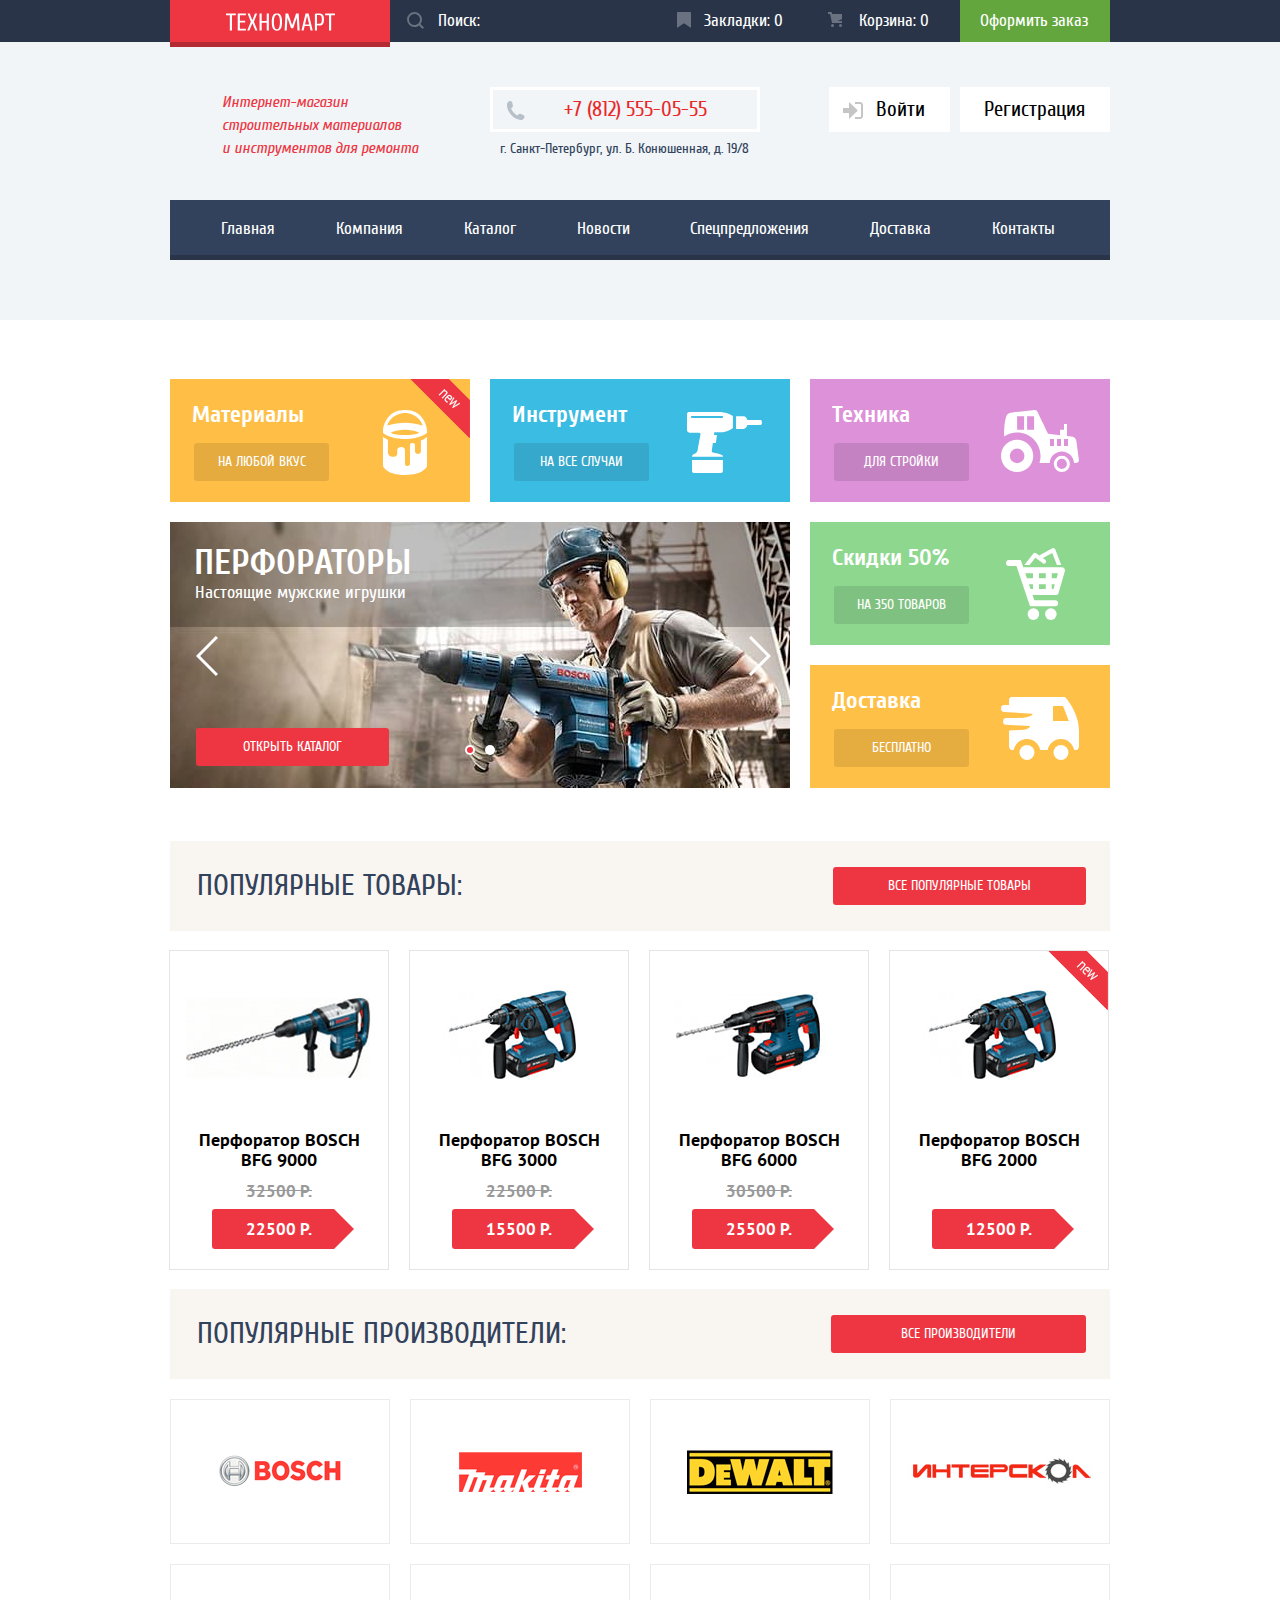
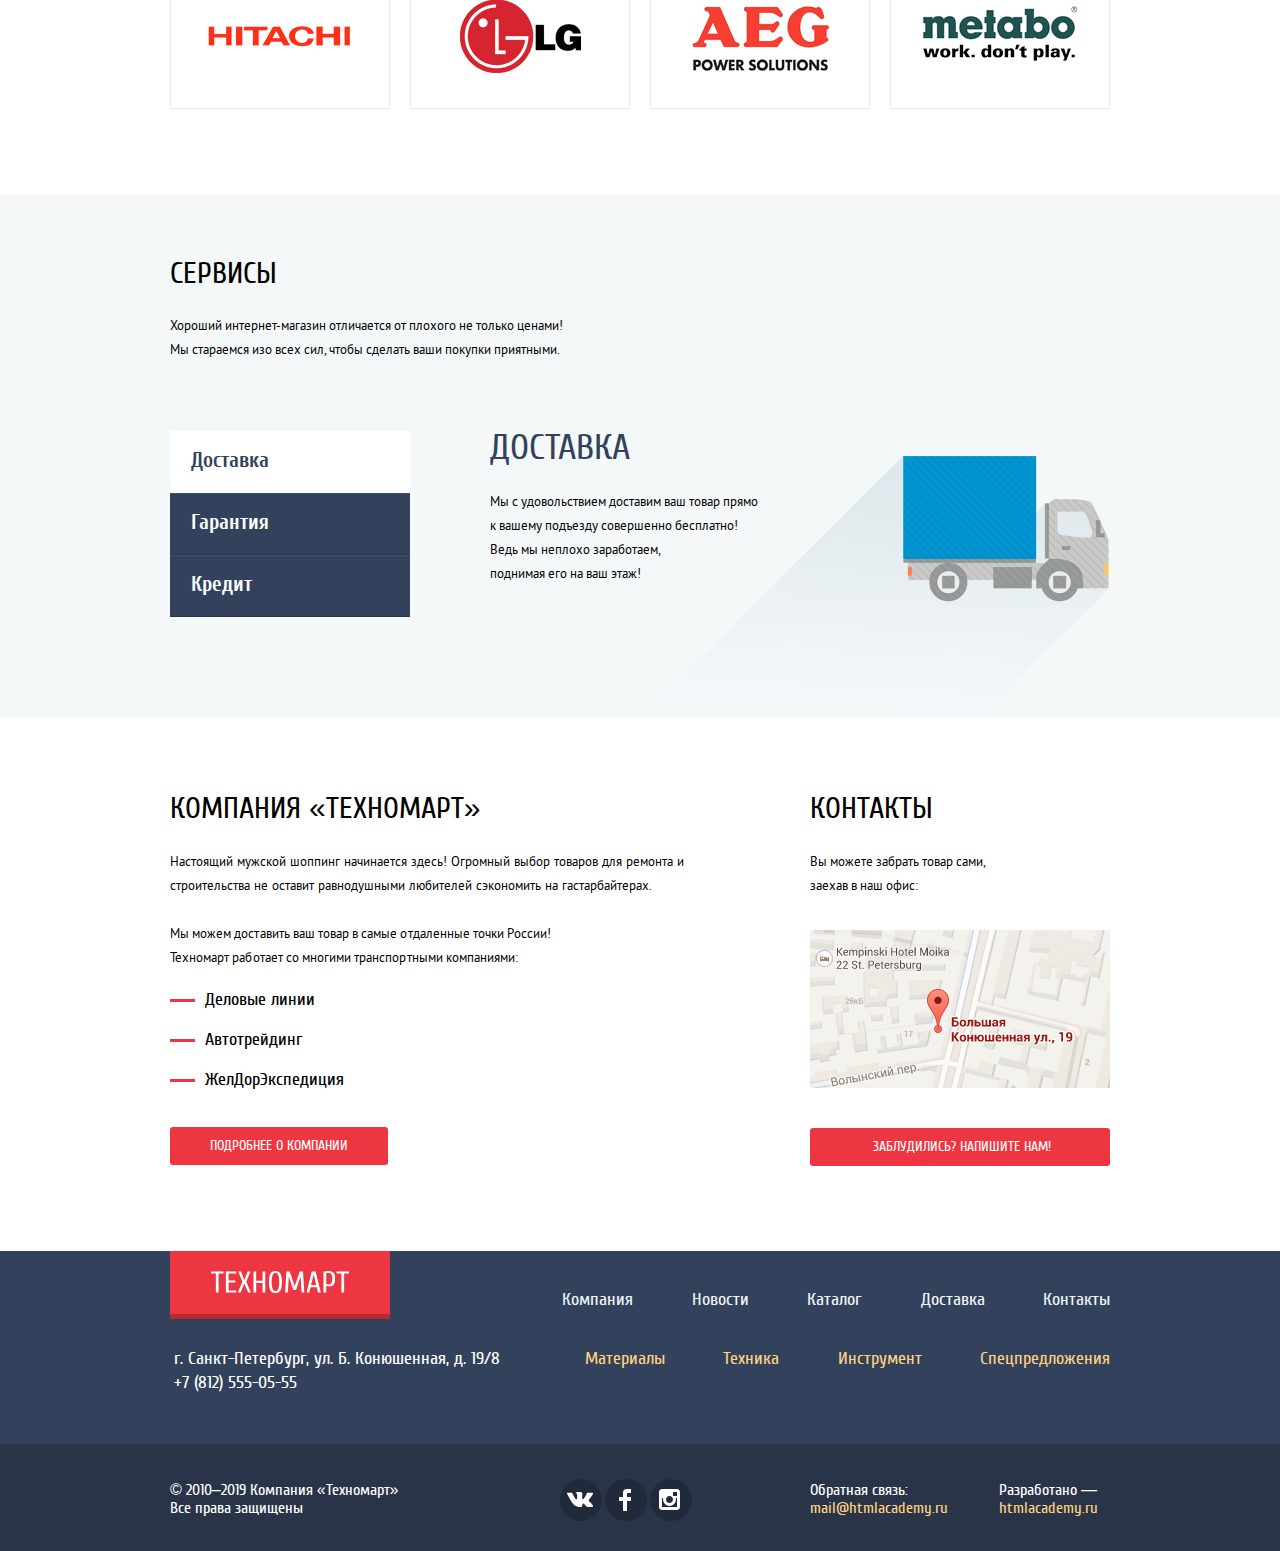
<file: index.html>
<!DOCTYPE html>
<html lang="ru">
  <head>
    <meta charset="utf-8">
    <title>HTML Academy: Техномарт</title>
    <link rel="stylesheet" href="css/normalize.css">
    <!-- <link rel="stylesheet" href="css/style.css"> -->
    <link rel="stylesheet" href="css/style.minimize.css">
  </head>
  <body  class="page-index">

<!--ХЕДЕР-->
    <header class="main-header">
      <!--Верх хедера-->
      <div class="header-top">
        <div class="header-top-wrapper container">
          <div class="header-top-left">
            <a class="logo header-logo" href="index.html">
              <img src="img/logo-technomart.svg" alt="Логотип магазина «Техномарт»" width="109" height="18">
            </a>
            <form class="header-form-search" method="get" action="http://echo.htmlacademy.ru">
              <input class="search-input" type="text" name="search" id="search-input" placeholder="Поиск:" required>
              <svg xmlns="http://www.w3.org/2000/svg" width="17" height="17" viewBox="0 0 17 17">
                <path fill="#ffffff" d="M17 15.586l-3.542-3.542A7.465 7.465 0 0 0 15 7.5 7.5 7.5 0 1 0 7.5 15c1.71 0 3.282-.579 4.544-1.542L15.586 17 17 15.586zM2 7.5C2 4.467 4.467 2 7.5 2 10.532 2 13 4.467 13 7.5c0 3.032-2.468 5.5-5.5 5.5A5.506 5.506 0 0 1 2 7.5z"/>
              </svg>
              <label class="visually-hidden" for="search-input">Поиск:</label>
              <button class="visually-hidden" type="submit">Искать</button>
            </form>
          </div>
          <div class="header-top-right">
            <a class="header-top-item header-top-favorites" href="" data-favorites-count="0">Закладки:&nbsp;</a>
            <a class="header-top-item header-top-bin" href="" data-bin-count="0">Корзина:&nbsp;</a>
            <a class="header-top-item header-top-order" href="">Оформить заказ</a>
          </div>
        </div>
      </div>
      <!--Средняя область хедера-->
      <div class="container">
        <div class="header-mid">
          <p class="header-description">
              Интернет-магазин
              строительных материалов и&nbsp;инструментов для ремонта
          </p>
          <p class="header-contacts">
              <a class="header-phone" href="tel:+7(812)555-05-55">+7 (812) 555-05-55</a>
              <span class="header-address">г. Санкт-Петербург, ул. Б. Конюшенная, д. 19/8</span>
          </p>
          <!--Меню пользователя-->
          <ul class="header-login-menu header-logon">
            <li>
              <a class="button-login" href="">
                <svg xmlns="http://www.w3.org/2000/svg" width="20" height="17" viewBox="0 0 20 17">
                  <path fill="#c5c5c5" d="M14.875 8.5L6 0v6H0v5h6v6z"/><path fill="#c5c5c5" d="M16.986 15.01h-5.027V17h5.027c2.178 0 3.004-1.81 3.029-3.026V3.028C19.99 1.811 19.164 0 16.986 0h-5.027v1.99h5.027c.839 0 .992.681 1.01 1.057v10.904c-.017.376-.171 1.059-1.01 1.059z"/>
                </svg>
                Войти
              </a>
            </li>
            <li><a class="button-reg" href="">Регистрация</a></li>
          </ul>
        </div>
        <!--Хедер низ, навигация-->
        <nav class="main-nav" aria-label="Меню навигации по сайту">
          <ul class="main-nav-list">
            <li><a href="">Главная</a></li>
            <li><a href="">Компания</a></li>
            <li><a href="catalog.html">Каталог</a></li>
            <li><a href="">Новости</a></li>
            <li><a href="">Спецпредложения</a></li>
            <li><a href="">Доставка</a></li>
            <li><a href="">Контакты</a></li>
          </ul>
        </nav>
      </div>
    </header>

    <!--Основное содержимое-->
    <main>
      <h1 class="visually-hidden">Главная страница магазина</h1>
      <!---Промо-блок-->
      <div class="container">
        <section class="promo">
          <h2 class="visually-hidden">Промо-блок</h2>
          <div class="promo-small-block promo-materials new-marker">
            <h3>Материалы</h3>
            <a href="">На любой вкус</a>
            <div class="promo-new-marker">Новинка</div>
          </div>
          <div class="promo-small-block promo-instruments">
            <h3>Инструмент</h3>
            <a href="">На все случаи</a>
          </div>
          <div class="promo-small-block promo-technics">
            <h3>Техника</h3>
            <a href="">Для стройки</a>
          </div>
          <div class="promo-slider">
            <fieldset class="promo-slider-controls">
              <legend class="visually-hidden">Переключение слайдов</legend>
              <div class="promo-slider-arrows">
                <button class="promo-slider-arrow promo-slider-back" type="button">Назад</button>
                <button class="promo-slider-arrow promo-slider-forward" type="button">Вперед</button>
              </div>
              <div class="promo-slider-radios">
                <input class="promo-slider-radio1" type="radio" id="promo-slider-radio1" name="promo-slider-radio" checked>
                <label class="promo-slider-label1" for="promo-slider-radio1" tabindex="0">Перфораторы</label>
                <input class="promo-slider-radio2" type="radio" id="promo-slider-radio2" name="promo-slider-radio">
                <label class="promo-slider-label2" for="promo-slider-radio2" tabindex="0">Дрели</label>
              </div>
            </fieldset>
            <div class="promo-slider-slide1">
              <h3>Перфораторы</h3>
              <p>Настоящие мужские игрушки</p>
              <a class="button-red button-promo-slider" href="catalog.html">Открыть каталог</a>
            </div>
            <div class="promo-slider-slide2 promo-slider-hide">
              <h3>Дрели</h3>
              <p>Соседям на радость!</p>
              <a class="button-red button-promo-slider" href="catalog.html">Открыть каталог</a>
            </div>
          </div>
          <div class="promo-small-group">
            <div class="promo-small-block promo-discounts">
              <h3>Скидки 50%</h3>
              <a href="">На 350 товаров</a>
            </div>
            <div class="promo-small-block promo-delivery">
              <h3>Доставка</h3>
              <a href="">Бесплатно</a>
            </div>
          </div>
        </section>
        <!--Популярное-->
        <!--Популярные товары-->
        <section class="popular popular-goods">
          <div class="popular-header">
              <h2>Популярные товары:</h2>
              <a class="button-red button-popular" href="">Все популярные товары</a>
          </div>
          <ul class="goods-list popular-goods-list">
            <li class="goods-item" tabindex="0">
              <img class="goods-image" src="img/perforator_9000.jpg" alt="Перфоратор BOSCH BFG 9000" width="218" height="170">
              <ul class="goods-item-popup" tabindex="0">
                <li><a class="item-popup-buy" href="">Купить</a></li>
                <li><a class="item-popup-addfavorites" href="">В закладки</a></li>
              </ul>
              <a class="goods-name" href=""><h3>Перфоратор BOSCH BFG 9000</h3></a>
              <div class="goods-discount">32500 Р.</div>
              <div class="goods-cost">22500 Р.</div>
            </li>
            <li class="goods-item" tabindex="0">
              <img class="goods-image" src="img/perforator_3000.jpg" alt="Перфоратор BOSCH BFG 3000" width="218" height="170">
              <ul class="goods-item-popup" tabindex="0">
                <li><a class="item-popup-buy" href="">Купить</a></li>
                <li><a class="item-popup-addfavorites" href="">В закладки</a></li>
              </ul>
              <a class="goods-name" href=""><h3>Перфоратор BOSCH BFG 3000</h3></a>
              <div class="goods-discount">22500 Р.</div>
              <div class="goods-cost">15500 Р.</div>
            </li>
            <li class="goods-item" tabindex="0">
              <img class="goods-image" src="img/perforator_6000.jpg" alt="Перфоратор BOSCH BFG 6000" width="218" height="170">
              <ul class="goods-item-popup" tabindex="0">
                <li><a class="item-popup-buy" href="">Купить</a></li>
                <li><a class="item-popup-addfavorites" href="">В закладки</a></li>
              </ul>
              <a class="goods-name" href=""><h3>Перфоратор BOSCH BFG 6000</h3></a>
              <div class="goods-discount">30500 Р.</div>
              <div class="goods-cost">25500 Р.</div>
            </li>
            <li class="goods-item" tabindex="0">
              <div class="goods-new-marker">Новинка</div>
              <img class="goods-image" src="img/perforator_2000.jpg" alt="Перфоратор BOSCH BFG 2000" width="218" height="170">
              <ul class="goods-item-popup" tabindex="0">
                <li><a class="item-popup-buy" href="">Купить</a></li>
                <li><a class="item-popup-addfavorites" href="">В закладки</a></li>
              </ul>
              <a class="goods-name" href=""><h3>Перфоратор BOSCH BFG 2000</h3></a>
              <div class="goods-discount"></div>
              <div class="goods-cost">12500 Р.</div>
            </li>
          </ul>
        </section>
        <!--Популярные производители-->
        <section class="popular popular-devs">
          <div class="popular-header">
            <h2>Популярные производители:</h2>
            <a class="button-red button-devs" href="">Все производители</a>
          </div>
          <ul class="popular-devs-list">
            <li class="popular-devs-item" tabindex="0">
              <a href=""><img src="img/bosch.png" alt="Bosch" width="126" height="37"></a>
            </li>
            <li class="popular-devs-item" tabindex="0">
              <a href=""><img src="img/makita.png" alt="Makita" width="123" height="40"></a>
            </li>
            <li class="popular-devs-item" tabindex="0">
              <a href=""><img src="img/dewalt.png" alt="DeWALT" width="146" height="44"></a>
            </li>
            <li class="popular-devs-item" tabindex="0">
              <a href=""><img src="img/interskol.png" alt="Интерскол" width="200" height="75"></a>
            </li>
            <li class="popular-devs-item" tabindex="0">
              <a href=""><img src="img/hitachi.png" alt="Hitachi" width="169" height="31"></a>
            </li>
            <li class="popular-devs-item" tabindex="0">
              <a href=""><img src="img/lg.png" alt="LG" width="121" height="73"></a>
            </li>
            <li class="popular-devs-item" tabindex="0">
              <a href=""><img src="img/aeg.png" alt="AEG Power Solutions" width="151" height="96"></a>
            </li>
            <li class="popular-devs-item" tabindex="0">
              <a href=""><img src="img/metabo.png" alt="Metabo. Work. Don't play." width="204" height="62"></a>
            </li>
          </ul>
        </section>
      </div>
      <!--Сервисы слайдер-->
      <section class="services">
        <div class="container services-container">
          <div class="services-description">
            <h2>Сервисы</h2>
            <p>Хороший интернет-магазин отличается от плохого не только ценами!</p>
            <p>Мы стараемся изо всех сил, чтобы сделать ваши покупки приятными.</p>
          </div>
          <div class="services-slider">
            <input class="visually-hidden services-select-delivery" type="radio" id="services-select-delivery" name="services-checkboxes" checked>
            <input class="visually-hidden services-select-guarantee" type="radio" id="services-select-guarantee" name="services-checkboxes">
            <input class="visually-hidden services-select-credit" type="radio" id="services-select-credit" name="services-checkboxes">
            <ul class="services-buttons">
              <li><label class="service-button services-button-delivery" for="services-select-delivery" tabindex="0">Доставка</label></li>
              <li><label class="service-button services-button-guarantee" for="services-select-guarantee" tabindex="0">Гарантия</label></li>
              <li><label class="service-button services-button-credit" for="services-select-credit" tabindex="0">Кредит</label></li>
            </ul>
            <div class="service-slides">
              <div class="services-delievery">
                <h3>Доставка</h3>
                <p>
                  Мы с удовольствием доставим ваш товар прямо к вашему подъезду совершенно бесплатно!
                  Ведь мы неплохо заработаем,<br>поднимая его на ваш этаж!
                </p>
              </div>
              <div class="services-guarantee">
                <h3>Гарантия</h3>
                <p>
                  Если купленный у нас товар поломается или заискрит,<br>
                  а также в случае пожара, спровоцированного его возгоранием,<br>
                  вы всегда можете быть уверены в нашей гарантии. Мы обменяем сгоревший товар на новый.<br>
                  Дом уж восстановите как-нибудь сами.
                </p>
              </div>
              <div class="services-credit">
                <h3>Кредит</h3>
                <p>
                  Залезть в долговую яму стало проще!<br>
                  Кредитные консультанты придут вам на помощь.
                </p>
                <a class="button-red button-credit" href="">Отправить заявку</a>
              </div>
            </div>
          </div>
        </div>
      </section>

      <!--О компании-->
      <div class="container">
        <div class="about-columns">
          <section class="about-description">
            <h2>Компания «Техномарт»</h2>
            <p>Настоящий мужской шоппинг начинается здесь!
              Огромный выбор товаров для ремонта и строительства не оставит равнодушными любителей сэкономить на гастарбайтерах.</p>
            <p>Мы можем доставить ваш товар в самые отдаленные точки России!
                Техномарт работает со многими транспортными компаниями:</p>
            <ul class="about-delivery">
              <li>Деловые линии</li>
              <li>Автотрейдинг</li>
              <li>ЖелДорЭкспедиция</li>
            </ul>
            <a class="button-red button-about" href="">Подробнее о компании</a>
          </section>

          <section class="about-contacts">
            <h2>Контакты</h2>
            <p>
              Вы можете забрать товар сами,
                заехав в наш офис:
            </p>
            <a class="button-showmap" href="">
              <img src="img/map.png" alt="Адрес компании: г. Санкт-Петербург, ул. Б. Конюшенная, д. 19/8" width="300" height="158">
            </a>
            <a class="button-red button-feedback" href="">Заблудились? Напишите нам!</a>
          </section>
        </div>
      </div>
    </main>


    <!--ФУТЕР-->
    <footer class="main-footer">
      <!--Верх футера-->
      <div class="footer-top">
        <div class="footer-top-wrapper container">
          <div class="footer-top-left">
            <a class="logo footer-logo" href="index.html">
              <img src="img/logo-technomart.svg" alt="Логотип магазина «Техномарт»" width="138" height="22">
            </a>
            <p>г. Санкт-Петербург, ул. Б. Конюшенная, д. 19/8
              +7 (812) 555-05-55
            </p>
          </div>
          <div class="footer-nav">
            <ul class="footer-nav-row1">
              <li><a href="">Компания</a></li>
              <li><a href="">Новости</a></li>
              <li><a href="catalog.html">Каталог</a></li>
              <li><a href="">Доставка</a></li>
              <li><a href="">Контакты</a></li>
            </ul>
            <ul class="footer-nav-row2">
              <li><a href="">Материалы</a></li>
              <li><a href="">Техника</a></li>
              <li><a href="">Инструмент</a></li>
              <li><a href="">Спецпредложения</a></li>
            </ul>
          </div>
        </div>
      </div>
      <!--Низ футера-->
      <div class="footer-bottom">
        <div class="footer-bottom-wrapper container">
          <div class="footer-bottom-left">
            <p class="footer-copyrights">© 2010–2019 Компания «Техномарт»
                Все права защищены
            </p>
            <ul class="footer-socials">
              <li><a  class="footer-social-vk" href="">Техномарт во Вконтакте</a></li>
              <li><a  class="footer-social-fb" href="">Техномарт в Фейсбук</a></li>
              <li><a  class="footer-social-insta" href="">Техномарт в Инстаграмм</a></li>
            </ul>
          </div>
          <div class="footer-bottom-right">
            <p class="footer-feedback">Обратная связь: <a class="footer-links" href="mailto:mail@htmlacademy.ru">mail@htmlacademy.ru</a></p>
            <p class="footer-developers">Разработано — <a class="footer-links" href="https://htmlacademy.ru/intensive/htmlcss">htmlacademy.ru</a></p>
          </div>
        </div>
      </div>
    </footer>
    <!--МОДАЛКИ-->
    <section class="modal-dialog modal-writeus">
      <h2 class="visually-hidden">Форма напишите нам.</h2>
      <form class="modal-writeus-form" method="post" action="http://echo.htmlacademy.ru">
       <div class="writeus-form-top">
          <div class="writeus-form-columns">
            <div class="writeus-half-width">
              <label for="name">Ваше имя:</label>
              <input class="writeus-name" type="text" name="name" id="name" placeholder="Имя Фамилия">
            </div>
            <div class="writeus-half-width">
              <label for="email">Ваш e-mail:</label>
              <input class="writeus-email" type="email" name="email" id="email" placeholder="email@example.com">
            </div>
          </div>
          <label for="text">Текст письма:</label>
          <textarea class="writeus-text" name="text" cols="50" rows="5" id="text" placeholder="В свободной форме"></textarea>
        </div>

        <div class="modal-dialog-bottom writeus-form-bottom">
          <button class="button-red writeus-submit" type="submit">Отправить</button>
        </div>
      </form>
      <button class="modal-close modal-writeus-close" type="button">Закрыть</button>
    </section>

    <section class="modal-map">
      <h2 class="visually-hidden">Как до нас добраться:</h2>
      <iframe src="https://www.google.com/maps/embed?pb=!1m18!1m12!1m3!1d1998.6037999040354!2d30.322010416394033!3d59.938716271971415!2m3!1f0!2f0!3f0!3m2!1i1024!2i768!4f13.1!3m3!1m2!1s0x4696310fca5ba729%3A0xea9c53d4493c879f!2sBolshaya+Konyushennaya+ul.%2C+19%2C+Sankt-Peterburg%2C+Russia%2C+191186!5e0!3m2!1sen!2s!4v1441888483426"
        width="940" height="446" allowfullscreen>
      </iframe>
      <img src="img/map-popup.png" alt="Адрес магазина: г. Санкт-Петербург, ул. Б. Конюшенная, д. 19/8" width="940" height="446">
      <button class="modal-close modal-map-close" type="button">Закрыть</button>
    </section>

    <section class="modal-dialog modal-cart">
      <h2 class="visually-hidden">Диалоговое окно: товар добавлен в корзину</h2>
      <div class="modal-cart-wrapper">
        <p>Товар добавлен в корзину!</p>
        <ul class="modal-dialog-bottom modal-cart-bottom">
          <li><a class="button-red" href="">Оформить заказ</a></li>
          <li><a class="button-red cart-button-white" href="">Продолжить покупки</a></li>
        </ul>
        <button class="modal-close modal-cart-close" type="button">Закрыть</button>
      </div>
    </section>

    <!-- <script src="js/script.js"></script> -->
    <script src="js/script.minimize.js"></script>

  </body>
</html>
</file>
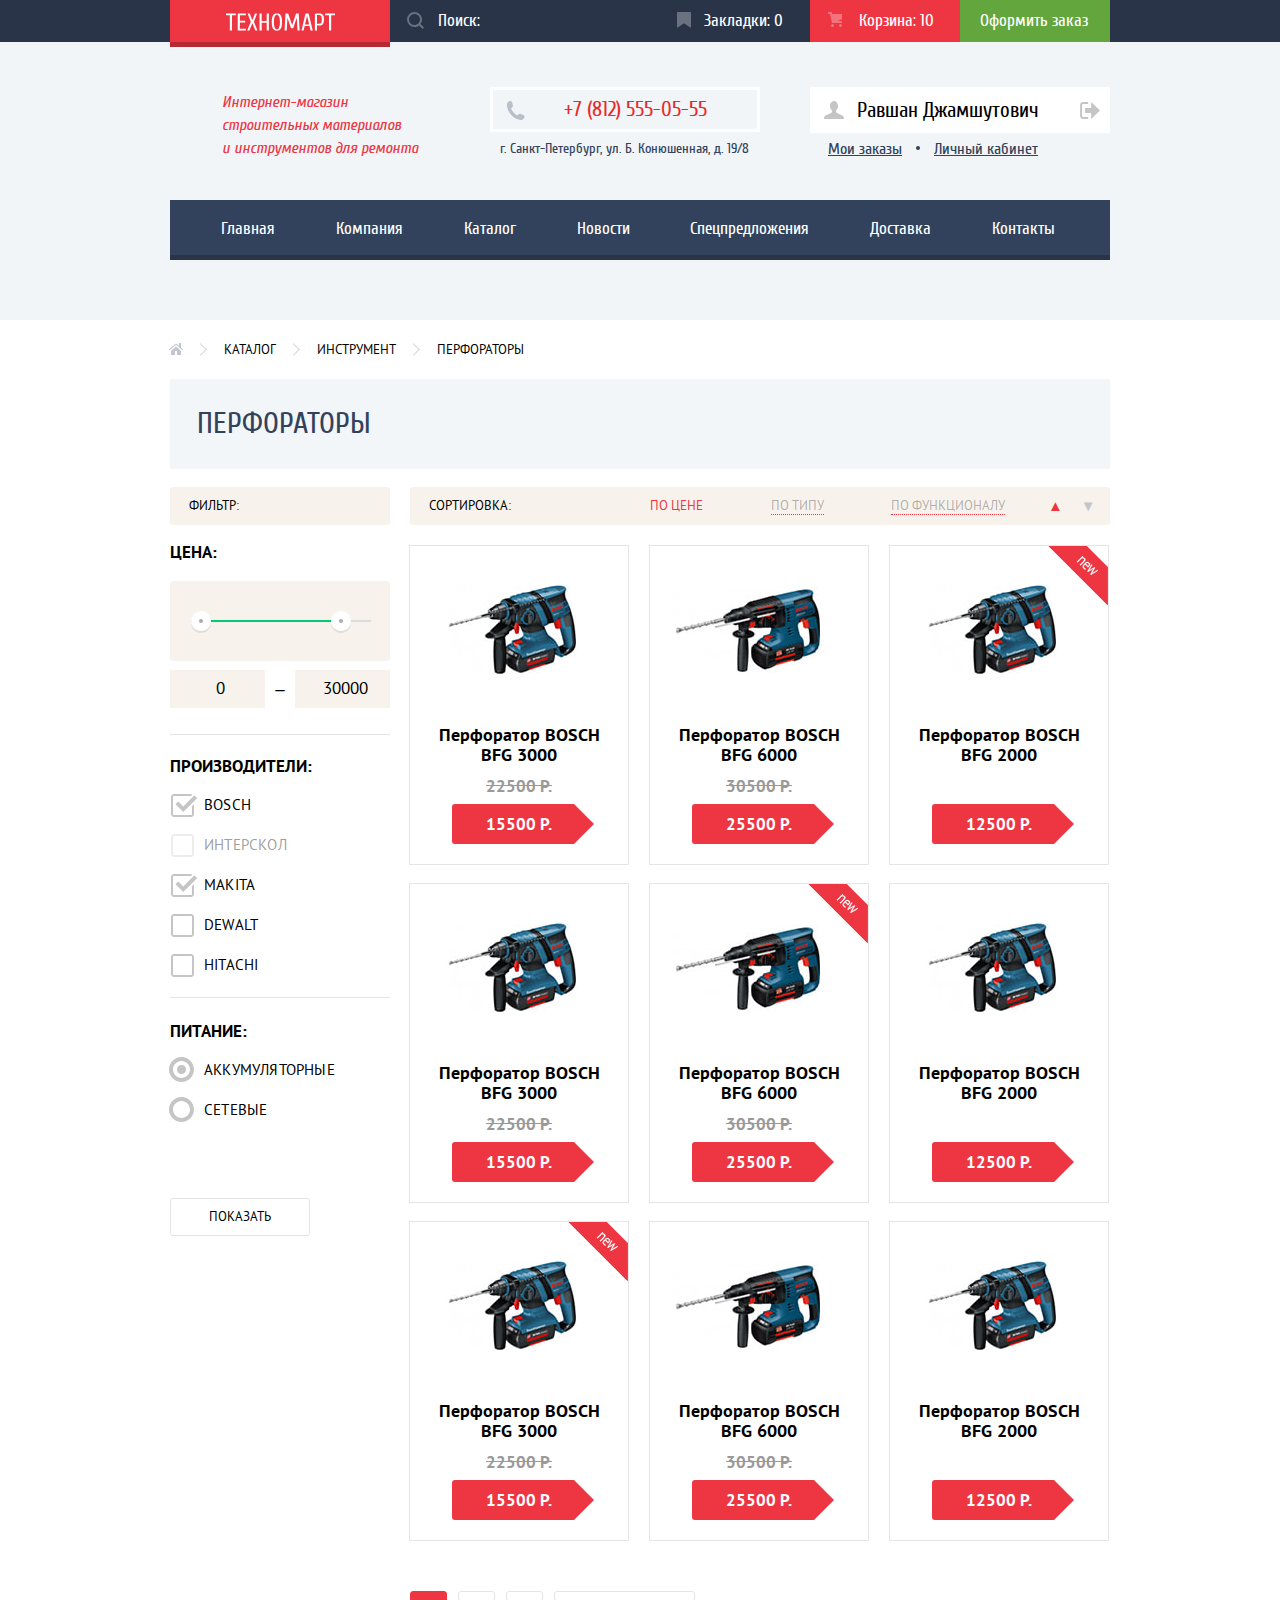
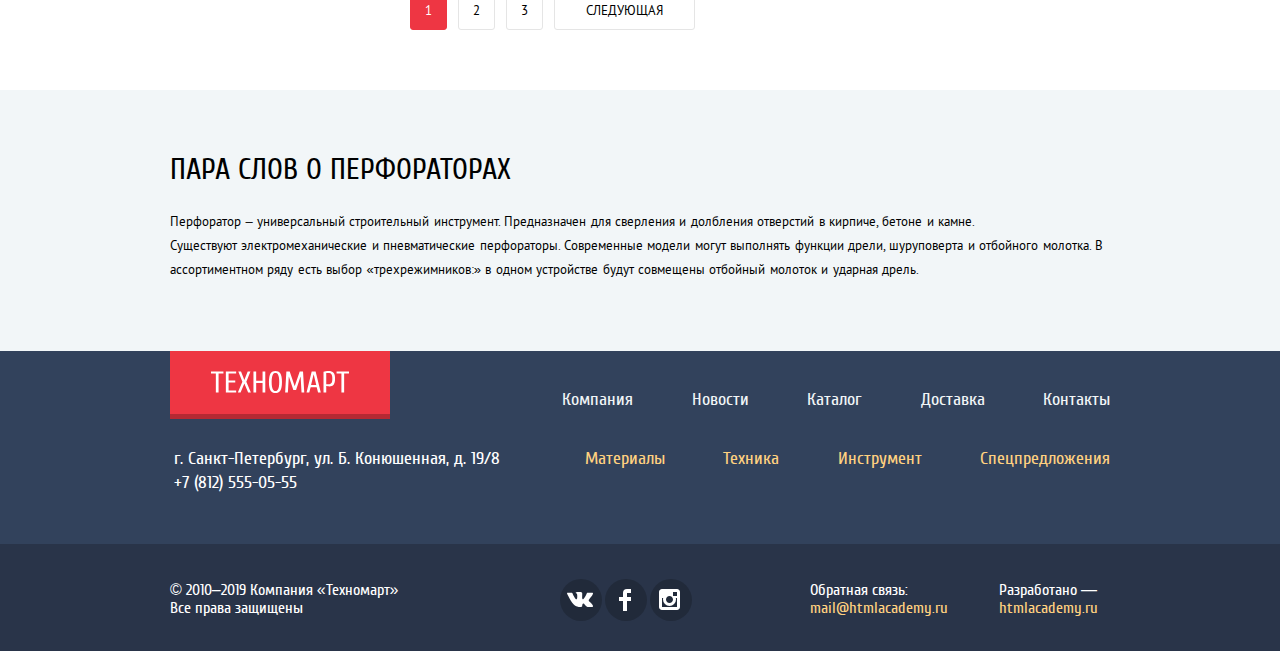
<file: catalog.html>
<!DOCTYPE html>
<html lang="ru">
  <head>
    <meta charset="utf-8">
    <title>HTML Academy: Каталог Техномарт</title>
    <link rel="stylesheet" href="css/normalize.css">
    <!-- <link rel="stylesheet" href="css/style.css"> -->
    <link rel="stylesheet" href="css/style.minimize.css">
  </head>
  <body class="page-catalog">

<!--ХЕДЕР-->
    <header class="main-header">
      <!--Верх хедера-->
      <div class="header-top">
        <div class="header-top-wrapper container">
          <div class="header-top-left">
            <a class="logo header-logo" href="index.html">
              <img src="img/logo-technomart.svg" alt="Логотип магазина «Техномарт»" width="109" height="18">
            </a>
            <form class="header-form-search" method="get" action="http://echo.htmlacademy.ru">
              <input class="search-input" type="text" name="search" id="search-input" placeholder="Поиск:" required>
              <svg xmlns="http://www.w3.org/2000/svg" width="17" height="17" viewBox="0 0 17 17">
                <path fill="#ffffff" d="M17 15.586l-3.542-3.542A7.465 7.465 0 0 0 15 7.5 7.5 7.5 0 1 0 7.5 15c1.71 0 3.282-.579 4.544-1.542L15.586 17 17 15.586zM2 7.5C2 4.467 4.467 2 7.5 2 10.532 2 13 4.467 13 7.5c0 3.032-2.468 5.5-5.5 5.5A5.506 5.506 0 0 1 2 7.5z"/>
              </svg>
              <label class="visually-hidden" for="search-input">Поиск:</label>
              <button class="visually-hidden" type="submit">Искать</button>
            </form>
          </div>
          <div class="header-top-right">
            <a class="header-top-item header-top-favorites" href="" data-favorites-count="0">Закладки:&nbsp;</a>
            <a class="header-top-item header-top-bin" href="" data-bin-count="10">Корзина:&nbsp;</a>
            <a class="header-top-item header-top-order" href="">Оформить заказ</a>
          </div>
        </div>
      </div>
      <!--Средняя область хедера-->
      <div class="container">
        <div class="header-mid">
          <p class="header-description">
              Интернет-магазин
              строительных материалов и&nbsp;инструментов для ремонта
          </p>
          <p class="header-contacts">
              <a class="header-phone" href="tel:+7(812)555-05-55">+7 (812) 555-05-55</a>
              <span class="header-address">г. Санкт-Петербург, ул. Б. Конюшенная, д. 19/8</span>
          </p>
          <!--Меню пользователя-->
          <div class="header-login-menu header-user">
            <div class="username-buttons">
              <a class="user-profile" href="">
                <svg xmlns="http://www.w3.org/2000/svg" width="20" height="18" viewBox="0 0 20 18">
                  <path fill="#c5c5c5" d="M17.881 14.166c-2.144-.735-4.256-1.666-5.207-2.39-.657-.501-.77-1.618-.517-2.415 1.118-.903 1.864-2.477 1.864-4.278C14.021 2.276 12.221 0 10 0S5.979 2.276 5.979 5.083c0 1.801.746 3.374 1.863 4.277.253.798.141 1.915-.517 2.416-.95.724-3.063 1.654-5.207 2.39S0 18 0 18h20s.025-3.099-2.119-3.834z"/>
                </svg>
                Равшан Джамшутович
              </a>
              <a class="user-exit" href="">
                <svg xmlns="http://www.w3.org/2000/svg" width="21" height="17" viewBox="0 0 21 17"><g fill="#c5c5c5">
                  <path fill="#c5c5c5" d="M21 8.5L12.125 0v6h-6v5h6v6z"/><path fill="#c5c5c5" d="M3.106 13.952V3.048c.018-.376.171-1.057 1.01-1.057h5.027V0H4.116C1.938 0 1.112 1.81 1.087 3.027v10.946C1.112 15.189 1.938 17 4.116 17h5.027v-1.99H4.116c-.839 0-.992-.683-1.01-1.058z"/></g>
                </svg>
                Выход
              </a>
            </div>
            <ul class="user-menu">
              <li><a href="">Мои заказы</a></li>
              <li class="user-menu-separator"></li>
              <li><a href="">Личный кабинет</a></li>
            </ul>
          </div>
        </div>
        <!--Хедер низ, навигация-->
        <nav class="main-nav" aria-label="Меню навигации по сайту">
            <ul class="main-nav-list">
              <li><a href="index.html">Главная</a></li>
              <li><a href="">Компания</a></li>
              <li><a href="">Каталог</a></li>
              <li><a href="">Новости</a></li>
              <li><a href="">Спецпредложения</a></li>
              <li><a href="">Доставка</a></li>
              <li><a href="">Контакты</a></li>
            </ul>
          </nav>
      </div>
    </header>
    <!--Основное содержимое. Каталог-->
    <main class="catalog">
      <div class="container">
        <ul class="breadcrumbs">
          <li><a class="breadcrumbs-home" href="index.html">Главная</a></li>
          <li><a href="">Каталог</a></li>
          <li><a href="">Инструмент</a></li>
          <li><a href="">Перфораторы</a></li>
        </ul>
        <h1 class="catalog-category">Перфораторы</h1>

        <!--Каталог. Фильтры-->
        <div class="catalog-area">
          <section class="filters">
            <h2>Фильтр:</h2>
            <!--Каталог. Фильтр по цене. Левая часть-->
            <form class="form-filter" method="get" action="http://echo.htmlacademy.ru">
              <fieldset class="price-range">
                <legend>Цена:</legend>
                <div class="price-multirange">
                  <div class="price-multirange-scale">
                    <div class="price-multirange-active">
                        <button class="multirange-button multirange-minbutton" type="button">Минимум</button>
                        <button class="multirange-button multirange-maxbutton" type="button">Максимум</button>
                    </div>
                  </div>
                </div>
                <div class="price-range-inputs">
                  <input type="text" name="price_min" value="0">
                  –
                  <input type="text" name="price_max" value="30000">
                </div>
              </fieldset>
              <!--Каталог. Фильтр чекбоксы. Производители-->
              <div class="filter-switches">
                <fieldset class="filter-devs">
                  <legend>Производители:</legend>
                  <ul class="filter-devs-list">
                    <li>
                      <input class="filter-devs-item" type="checkbox" id="bosch" name="bosch" checked>
                      <label for="bosch" tabindex="0">Bosch</label>
                    </li>
                    <li>
                      <input class="filter-devs-item" type="checkbox" id="interskol" name="interskol" disabled>
                      <label for="interskol" tabindex="0">Интерскол</label>
                    </li>
                    <li>
                      <input class="filter-devs-item" type="checkbox" id="makita" name="makita" checked>
                      <label for="makita" tabindex="0">Makita</label>
                    </li>
                    <li>
                      <input class="filter-devs-item" type="checkbox" id="dewalt" name="dewalt">
                      <label for="dewalt" tabindex="0">DeWalt</label>
                    </li>
                    <li>
                      <input class="filter-devs-item" type="checkbox" id="hitachi" name="hitachi">
                      <label for="hitachi" tabindex="0">Hitachi</label>
                    </li>
                  </ul>
                </fieldset>
                <!--Каталог. Фильтр переключатели. Питание-->
                <fieldset class="filter-power">
                  <legend>Питание:</legend>
                  <ul class="filter-power-list">
                    <li>
                      <input class="filter-power-item" type="radio" id="accum" name="power" checked>
                      <label for="accum" tabindex="0">Аккумуляторные</label>
                    </li>
                    <li>
                      <input class="filter-power-item" type="radio" id="cable" name="power">
                      <label for="cable" tabindex="0">Сетевые</label>
                    </li>
                  </ul>
                </fieldset>
              </div>
              <button class="filter-showbutton" type="submit">Показать</button>
            </form>
          </section>
          <!--Каталог. Правая часть-->
          <!--Каталог. Сортировка-->
          <div class="catalog-area-right">
            <section class="sorting">
              <h2>Сортировка:</h2>
              <div class="sorting-options">
                <ul class="sorting-sortby">
                  <li><a class="sort-active" href="">По цене</a></li>
                  <li><a href="">По типу</a></li>
                  <li><a href="">По функционалу</a></li>
                </ul>
                <ul class="sorting-order">
                  <li>
                    <a class="sort-asc sort-active" href="">
                      <span class="visually-hidden">
                        По возрастанию
                      </span>
                      &#9650;
                    </a>
                  </li>
                  <li>
                    <a class="sort-desc" href="">
                      <span class="visually-hidden">
                        По убыванию
                      </span>
                      &#9660;
                    </a>
                  </li>
                </ul>
              </div>
            </section>
            <!--Каталог. Перечень товаров-->
            <section class="goods">
              <h2 class="visually-hidden">Перечень товаров</h2>
              <ul class="goods-list catalog-goods-list">
                <li class="goods-item" tabindex="0">
                  <img class="goods-image" src="img/perforator_3000.jpg" alt="Перфоратор BOSCH BFG 3000" width="218" height="170">
                  <ul class="goods-item-popup" tabindex="0">
                    <li><a class="item-popup-buy" href="">Купить</a></li>
                    <li><a class="item-popup-addfavorites" href="">В закладки</a></li>
                  </ul>
                  <a class="goods-name" href=""><h3>Перфоратор BOSCH BFG 3000</h3></a>
                  <div class="goods-discount">22500 Р.</div>
                  <div class="goods-cost">15500 Р.</div>
                </li>
                <li class="goods-item" tabindex="0">
                  <img class="goods-image" src="img/perforator_6000.jpg" alt="Перфоратор BOSCH BFG 6000" width="218" height="170">
                  <ul class="goods-item-popup" tabindex="0">
                    <li><a class="item-popup-buy" href="">Купить</a></li>
                    <li><a class="item-popup-addfavorites" href="">В закладки</a></li>
                  </ul>
                  <a class="goods-name" href=""><h3>Перфоратор BOSCH BFG 6000</h3></a>
                  <div class="goods-discount">30500 Р.</div>
                  <div class="goods-cost">25500 Р.</div>
                </li>
                <li class="goods-item" tabindex="0">
                  <div class="goods-new-marker">Новинка</div>
                  <img class="goods-image" src="img/perforator_2000.jpg" alt="Перфоратор BOSCH BFG 2000" width="218" height="170">
                  <ul class="goods-item-popup" tabindex="0">
                    <li><a class="item-popup-buy" href="">Купить</a></li>
                    <li><a class="item-popup-addfavorites" href="">В закладки</a></li>
                  </ul>
                  <a class="goods-name" href=""><h3>Перфоратор BOSCH BFG 2000</h3></a>
                  <div class="goods-discount"></div>
                  <div class="goods-cost">12500 Р.</div>
                </li>
                <li class="goods-item" tabindex="0">
                  <img class="goods-image" src="img/perforator_3000.jpg" alt="Перфоратор BOSCH BFG 3000" width="218" height="170">
                  <ul class="goods-item-popup" tabindex="0">
                    <li><a class="item-popup-buy" href="">Купить</a></li>
                    <li><a class="item-popup-addfavorites" href="">В закладки</a></li>
                  </ul>
                  <a class="goods-name" href=""><h3>Перфоратор BOSCH BFG 3000</h3></a>
                  <div class="goods-discount">22500 Р.</div>
                  <div class="goods-cost">15500 Р.</div>
                </li>
                <li class="goods-item" tabindex="0">
                  <div class="goods-new-marker">Новинка</div>
                  <img class="goods-image" src="img/perforator_6000.jpg" alt="Перфоратор BOSCH BFG 6000" width="218" height="170">
                  <ul class="goods-item-popup" tabindex="0">
                    <li><a class="item-popup-buy" href="">Купить</a></li>
                    <li><a class="item-popup-addfavorites" href="">В закладки</a></li>
                  </ul>
                  <a class="goods-name" href=""><h3>Перфоратор BOSCH BFG 6000</h3></a>
                  <div class="goods-discount">30500 Р.</div>
                  <div class="goods-cost">25500 Р.</div>
                </li>
                <li class="goods-item" tabindex="0">
                  <img class="goods-image" src="img/perforator_2000.jpg" alt="Перфоратор BOSCH BFG 2000" width="218" height="170">
                  <ul class="goods-item-popup" tabindex="0">
                    <li><a class="item-popup-buy" href="">Купить</a></li>
                    <li><a class="item-popup-addfavorites" href="">В закладки</a></li>
                  </ul>
                  <a class="goods-name" href=""><h3>Перфоратор BOSCH BFG 2000</h3></a>
                  <div class="goods-discount"></div>
                  <div class="goods-cost">12500 Р.</div>
                </li>
                <li class="goods-item" tabindex="0">
                  <div class="goods-new-marker">Новинка</div>
                  <img class="goods-image" src="img/perforator_3000.jpg" alt="Перфоратор BOSCH BFG 3000" width="218" height="170">
                  <ul class="goods-item-popup" tabindex="0">
                    <li><a class="item-popup-buy" href="">Купить</a></li>
                    <li><a class="item-popup-addfavorites" href="">В закладки</a></li>
                  </ul>
                  <a class="goods-name" href=""><h3>Перфоратор BOSCH BFG 3000</h3></a>
                  <div class="goods-discount">22500 Р.</div>
                  <div class="goods-cost">15500 Р.</div>
                </li>
                <li class="goods-item" tabindex="0">
                  <img class="goods-image" src="img/perforator_6000.jpg" alt="Перфоратор BOSCH BFG 6000" width="218" height="170">
                  <ul class="goods-item-popup" tabindex="0">
                    <li><a class="item-popup-buy" href="">Купить</a></li>
                    <li><a class="item-popup-addfavorites" href="">В закладки</a></li>
                  </ul>
                  <a class="goods-name" href=""><h3>Перфоратор BOSCH BFG 6000</h3></a>
                  <div class="goods-discount">30500 Р.</div>
                  <div class="goods-cost">25500 Р.</div>
                </li>
                <li class="goods-item" tabindex="0">
                  <img class="goods-image" src="img/perforator_2000.jpg" alt="Перфоратор BOSCH BFG 2000" width="218" height="170">
                  <ul class="goods-item-popup" tabindex="0">
                    <li><a class="item-popup-buy" href="">Купить</a></li>
                    <li><a class="item-popup-addfavorites" href="">В закладки</a></li>
                  </ul>
                  <a class="goods-name" href=""><h3>Перфоратор BOSCH BFG 2000</h3></a>
                  <div class="goods-discount"></div>
                  <div class="goods-cost">12500 Р.</div>
                </li>
              </ul>
            </section>
            <!--Каталог. Пагинация-->
            <ul class="goods-pagination">
              <li><a class="pagination-item pagination-current">1</a></li>
              <li><a class="pagination-item" href="">2</a></li>
              <li><a class="pagination-item" href="">3</a></li>
              <li><a class="pagination-item pagination-next" href="">Следующая</a></li>
            </ul>
          </div>
        </div>
      </div>
      <!--Каталог. О перфораторах-->
      <section class="about-goods">
        <div class="container">
          <h2>Пара слов о перфораторах</h2>
          <p>
            Перфоратор – универсальный строительный инструмент. Предназначен для сверления и
            долбления отверстий в кирпиче, бетоне и камне.
          </p>
          <p>
            Существуют электромеханические и пневматические перфораторы. Современные
            модели могут выполнять функции дрели, шуруповерта и отбойного молотка.
            В ассортиментном ряду есть выбор «трехрежимников:» в одном устройстве
            будут совмещены отбойный молоток и ударная дрель.
          </p>
        </div>
      </section>

    </main>

    <!--ФУТЕР-->
    <footer class="main-footer">
      <!--Верх футера-->
      <div class="footer-top">
        <div class="footer-top-wrapper container">
          <div class="footer-top-left">
            <a class="logo footer-logo" href="index.html">
              <img src="img/logo-technomart.svg" alt="Логотип магазина «Техномарт»" width="138" height="22">
            </a>
            <p>г. Санкт-Петербург, ул. Б. Конюшенная, д. 19/8
              +7 (812) 555-05-55
            </p>
          </div>
          <div class="footer-nav">
            <ul class="footer-nav-row1">
              <li><a href="">Компания</a></li>
              <li><a href="">Новости</a></li>
              <li><a href="">Каталог</a></li>
              <li><a href="">Доставка</a></li>
              <li><a href="">Контакты</a></li>
            </ul>
            <ul class="footer-nav-row2">
              <li><a href="">Материалы</a></li>
              <li><a href="">Техника</a></li>
              <li><a href="">Инструмент</a></li>
              <li><a href="">Спецпредложения</a></li>
            </ul>
          </div>
        </div>
      </div>
      <!--Низ футера-->
      <div class="footer-bottom">
        <div class="footer-bottom-wrapper container">
          <div class="footer-bottom-left">
            <p class="footer-copyrights">© 2010–2019 Компания «Техномарт»
                Все права защищены
            </p>
            <ul class="footer-socials">
              <li><a  class="footer-social-vk" href="">Техномарт во Вконтакте</a></li>
              <li><a  class="footer-social-fb" href="">Техномарт в Фейсбук</a></li>
              <li><a  class="footer-social-insta" href="">Техномарт в Инстаграмм</a></li>
            </ul>
          </div>
          <div class="footer-bottom-right">
            <p class="footer-feedback">Обратная связь: <a class="footer-links" href="mailto:mail@htmlacademy.ru">mail@htmlacademy.ru</a></p>
            <p class="footer-developers">Разработано — <a class="footer-links" href="https://htmlacademy.ru/intensive/htmlcss">htmlacademy.ru</a></p>
          </div>
        </div>
      </div>
    </footer>

    <!--МОДАЛКИ-->
    <section class="modal-dialog modal-cart">
      <h2 class="visually-hidden">Диалоговое окно: товар добавлен в корзину</h2>
      <div class="modal-cart-wrapper">
        <p>Товар добавлен в корзину!</p>
        <ul class="modal-dialog-bottom modal-cart-bottom">
          <li><a class="button-red" href="">Оформить заказ</a></li>
          <li><a class="button-red cart-button-white" href="">Продолжить покупки</a></li>
        </ul>
        <button class="modal-close modal-cart-close" type="button">Закрыть</button>
      </div>
    </section>

    <!-- <script src="js/script.js"></script> -->
    <script src="js/script.minimize.js"></script>

  </body>
</html>
</file>
<file: css/style.css>
@font-face {
  font-family: "Cuprum";
  src: local("Cuprum Regular"),
    local("Cuprum-Regular"),
    url("../fonts/cuprum.woff") format("woff"),
    url("../fonts/cuprum.woff2") format("woff2");
  font-weight: normal;
  font-style: normal;
}

@font-face {
  font-family: "Cuprum";
  src: local("Cuprum Bold"),
    local("Cuprum-Bold"),
    url("../fonts/cuprumbold.woff") format("woff"),
    url("../fonts/cuprumbold.woff2") format("woff2");
  font-weight: bold;
  font-style: normal;
}

@font-face {
  font-family: "Cuprum";
  src: local("Cuprum Italic"),
    local("Cuprum-Italic"),
    url("../fonts/cuprumitalic.woff") format("woff"),
    url("../fonts/cuprumitalic.woff2") format("woff2");
  font-weight: normal;
  font-style: italic;
}

@font-face {
  font-family: "Cuprum";
  src: local("Cuprum Bold Italic"),
    local("Cuprum-BoldItalic"),
    url("../fonts/cuprumbolditalic.woff") format("woff"),
    url("../fonts/cuprumbolditalic.woff2") format("woff2");
  font-weight: bold;
  font-style: italic;
}

@font-face {
  font-family: "PT Sans";
  src: local("PT Sans"),
    local("PTSans-Regular"),
    url("../fonts/ptsans.woff") format("woff"),
    url("../fonts/ptsans.woff2") format("woff2");
  font-weight: normal;
  font-style: normal;
}

@font-face {
  font-family: "PT Sans";
  src: local("PT Sans Bold"),
    local("PTSans-Bold"),
    url("../fonts/ptsansbold.woff") format("woff"),
    url("../fonts/ptsansbold.woff2") format("woff2");
  font-weight: bold;
  font-style: normal;
}

/*font-family: "PT Sans", "Arial", sans-serif;
font-family: "Cuprum", "Arial", sans-serif;*/

body {
  margin: 0;
  padding: 0;

  font-family: "Cuprum", "Arial", sans-serif;
  font-size: 17px;
  line-height: 24px;
  color: #ffffff;

  background-color: #ffffff;
}

*,
*::before,
*::after {
  -webkit-box-sizing: inherit;
          box-sizing: inherit;
}

html {
  -webkit-box-sizing: border-box;
          box-sizing: border-box;
}

.block {
  -webkit-box-sizing: content-box;
          box-sizing: content-box;
}

.container {
  width: 960px;

  padding: 0 10px; /*ширина страницы 1200*/
  margin: 0 auto;
}

.visually-hidden:not(:focus):not(:active),
input[type="checkbox"].visually-hidden,
input[type="radio"].visually-hidden,
.visually-hidden {
  position: absolute;

  width: 1px;
  height: 1px;
  margin: -1px;
  border: 0;
  padding: 0;

  white-space: nowrap;

  -webkit-clip-path: inset(100%);

          clip-path: inset(100%);
  clip: rect(0 0 0 0);
  overflow: hidden;
}

/*------------------------ХЕДЕР-----------------------------------------*/
.main-header {
  margin: 0 auto;
  padding-bottom: 60px;
  background-color: #f1f5f7;
}
/*------------------------Верх хедера-----------------------------------------*/
.header-top {
  margin-bottom: 45px;

  font-size: 17px;
  line-height: 18px;

  background-color: #293449;
}

.header-top-wrapper {
  display: -webkit-box;
  display: -ms-flexbox;
  display: flex;
}

.header-top-left {
  display: -webkit-box;
  display: -ms-flexbox;
  display: flex;
  -ms-flex-wrap: wrap;
      flex-wrap: wrap;
  -webkit-box-pack: start;
      -ms-flex-pack: start;
          justify-content: flex-start;
  -webkit-box-align: center;
      -ms-flex-align: center;
          align-items: center;

  width: 490px;
}

.logo {
  display: inline-block;

  width: 220px;

  text-align: center;
  vertical-align: middle;

  background-color: #ee3643;
  -webkit-box-shadow: 0 5px 0 0 #b52933;
          box-shadow: 0 5px 0 0 #b52933;
}

.logo:hover,
.logo:focus {
  background-color: #ca2c37;
  -webkit-box-shadow: 0 5px 0 0 #9a212a;
          box-shadow: 0 5px 0 0 #9a212a;
}

.logo:active {
  background-color: #ba2732;
  -webkit-box-shadow: 0 5px 0 0 #8e1e26;
          box-shadow: 0 5px 0 0 #8e1e26;
}

.header-logo {
  min-height: 42px;
}

.header-logo img {
  margin-top: 13px;
}

.header-form-search {
  position: relative;
}

/* Проверил в IE цвет меняется */
.search-input::-webkit-input-placeholder {
  color: #ffffff;
}
.search-input::-moz-placeholder {
  color: #ffffff;
}
.search-input:-ms-input-placeholder {
  color: #ffffff;
}
.search-input::-ms-input-placeholder {
  color: #ffffff;
}
.search-input::placeholder {
  color: #ffffff;
}

.header-form-search svg {
  position: absolute;
  top: 12px;
  left: 17px;

  opacity: 0.3;
}

.header-form-search .search-input {
  position: relative;
  min-width: 270px;

  padding: 12px 12px;
  padding-left: 48px;

  font: inherit;
  color: #ffffff;
  font-size: 17px;
  line-height: 18px;

  border: none;
  background-color: #293449;
}

.header-form-search:hover,
.header-form-search .search-input:hover {
  background-color: #212a3a;
}

.search-input:focus + svg,
.search-input:hover + svg {
  opacity: 1;
}

.header-form-search .search-input:focus {
  color: #000000;
  background-color: #ffffff;
}

.search-input:focus + svg path {
  fill: #ee3643;
  opacity: 1;
}
/* Заменил плейсхоодером, вроде поддержка есть */
/* .header-form-search .search-input:focus ~ label {
  display: none;
}

.header-form-search label {
  display: none;
  position: absolute;
  top: 12px;
  left: 48px;
} */

.header-top-right {
  display: -webkit-box;
  display: -ms-flexbox;
  display: flex;
  -ms-flex-wrap: wrap;
      flex-wrap: wrap;
  -webkit-box-pack: justify;
      -ms-flex-pack: justify;
          justify-content: space-between;
  -webkit-box-align: center;
      -ms-flex-align: center;
          align-items: center;

  width: 450px;
}

.header-top-item {
  display: block;
  position: relative;

  padding-top: 12px;
  padding-bottom: 12px;
  padding-left: 44px;
  padding-right: 18px;

  color: #ffffff;
  line-height: 18px;

  text-decoration: none;
}

.header-top-favorites,
.header-top-bin {
  width: 150px;
}

.header-top-favorites::before,
.header-top-bin::before {
  content: "";
  position: absolute;
  width: 14px;
  height: 16px;

  background-repeat: no-repeat;
  opacity: 0.3;
}

.header-top-bin {
  padding-left: 49px;
}

.header-top-bin::before {
  top: 12px;
  left: 18px;

  background-image: url("../img/icon-cart.svg");
}

.header-top-bin::after {
  content: attr(data-bin-count);
}

.header-top-favorites::before {
  top: 12px;
  left: 17px;

  background-image: url("../img/icon-bookmark.svg");
}

.header-top-favorites::after {
  content: attr(data-favorites-count);
}

.header-top-favorites:hover,
.header-top-favorites:focus,
.header-top-bin:hover,
.header-top-bin:focus {
  background-color: #212a3a;
}

.header-top-favorites:hover::before,
.header-top-bin:hover::before,
.header-top-favorites:focus::before,
.header-top-bin:focus::before {
  opacity: 1;
}

.header-top-favorites:active,
.header-top-bin:active {
  color: rgba(255, 255, 255, 0.6);
  background-color: #161d29;
}

.header-top-favorites:not([data-favorites-count="0"]),
.header-top-bin:not([data-bin-count="0"]) {
  background-color: #ee3643;
}

.header-top-favorites:active::before,
.header-top-bin:active::before {
  opacity: 0.3;
}

.header-top-order {
  width: 150px;
  padding-left: 20px;
  padding-right: 10px;

  background-color: #63a63e;
}

.header-top-order:hover,
.header-top-order:focus {
  background-color: #5fbb2d;
}

.header-top-order:active {
  color: rgba(255, 255, 255, 0.5);
  background-color: #518534;
}

/*------------------------Средняя область хедера-----------------------------------------*/
.header-mid {
  display: -webkit-box;
  display: -ms-flexbox;
  display: flex;
  -ms-flex-wrap: wrap;
      flex-wrap: wrap;
  -webkit-box-pack: justify;
      -ms-flex-pack: justify;
          justify-content: space-between;

  margin-bottom: 39px;
}

.header-mid * {
  -webkit-box-flex: 0;
      -ms-flex-positive: 0;
          flex-grow: 0;
  margin: 0;
  padding: 0;
}

.header-description {
  width: 260px;
  padding-top: 4px;
  padding-left: 52px;
  margin-right: 45px;

  color: #ee3643;
  font-size: 16px;
  line-height: 23px;
  font-style: italic;
}

.header-contacts {
  width: 270px;
  margin-right: 36px;
}

.header-phone {
  position: relative;

  display: block;
  padding: 9px;
  padding-left: 41px;
  padding-right: 20px;
  margin-bottom: 5px;

  color: #e9292a;
  font-size: 21px;
  line-height: 21px;
  text-decoration: none;
  text-align: center;

  border: 3px solid #ffffff;
}

.header-phone::before {
  content: "";
  position: absolute;
  top: 11px;
  left: 13px;

  width: 19px;
  height: 19px;

  background-image: url("../img/icon-phone.svg");
  background-repeat: no-repeat;
}

.header-address {
  display: block;
  color: #32425c;
  font-size: 14px;
  line-height: 24px;
  text-align: center;
}

/*---------------------Кнопки входа--------------------------*/
.header-login-menu {
  display: -webkit-box;
  display: -ms-flexbox;
  display: flex;
  -ms-flex-wrap: wrap;
      flex-wrap: wrap;

  width: 300px;
}

.header-logon {
  -webkit-box-pack: end;
      -ms-flex-pack: end;
          justify-content: flex-end;

  font-size: 21px;
  line-height: 21px;

  list-style: none;
}

.header-logon a {
  display: block;
  padding: 12px 0;

  height: 45px;

  color: #000000;
  text-decoration: none;
  background-color: #ffffff;
}

.header-logon .button-login {
  position: relative;
  width: 121px;
  padding-left: 47px;
  padding-right: 27px;
  margin-right: 10px;
}

.button-login svg {
  position: absolute;
  top: 15px;
  left: 14px;
}

.header-logon .button-reg {
  width: 150px;
  padding-left: 24px;
  padding-right: 25px;
}

.header-logon a:hover,
.header-logon a:focus {
  color: #ee3643;
}

.button-login:focus path,
.button-login:hover path {
  fill: #32425c;
}

.header-logon a:active {
  color: rgba(0, 0, 0, 0.3);
}

.button-login:active path {
  fill: #c5c5c5;
}

/*---------------------Пльзователь вошел--------------------------*/
.header-user {
  -webkit-box-orient: vertical;
  -webkit-box-direction: normal;
      -ms-flex-direction: column;
          flex-direction: column;
}

.username-buttons {
  display: -webkit-box;
  display: -ms-flexbox;
  display: flex;
  -ms-flex-wrap: wrap;
      flex-wrap: wrap;
  -webkit-box-pack: justify;
      -ms-flex-pack: justify;
          justify-content: space-between;

  width: 300px;
  margin-bottom: 6px;

  background-color: #ffffff;
}

.username-buttons a:active {
  opacity: 0.3;
}

.username-buttons a {
  font-size: 21px;
  line-height: 21px;
  color: #000000;
  text-decoration: none;
  background-color: #ffffff;
}

.header-user .user-profile {
  position: relative;
  width: 259px;
  padding-top: 13px;
  padding-right: 0;
  padding-bottom: 12px;
  padding-left: 47px;
}

.user-profile svg {
  position: absolute;
  top: 14px;
  left: 14px;
}

.header-user .user-exit {
  position: relative;
  width: 40px;
  font-size: 0;
}

.user-exit svg {
  position: absolute;
  top: 15px;
  left: 9px;
}

.user-profile:hover path,
.user-exit:hover path,
.user-profile:focus path,
.user-exit:focus path {
  fill: #32425c;
}

.user-profile a:active {
  color: rgba(0, 0, 0, 0.3);
}

.user-profile:active path,
.user-exit:active path {
  fill: #c5c5c5;
}

.user-menu {
  padding-left: 18px;
  font-size: 16px;
  line-height: 18px;

  list-style: none;
}

.user-menu li {
  display: inline-block;
  vertical-align: middle;
}

.user-menu-separator {
  margin: 0 10px;
  margin-bottom: 3px;
  width: 4px;
  height: 4px;
  background-color: #32425c;
  border-radius: 50%;
}

.user-menu a {
  color: #32425c;
}

.user-menu a:hover,
.user-menu a:focus {
  color: #ee3643;
}

.user-menu a:active {
  color: rgba(50, 66, 92, 0.3);
}

/*------------------------Хедер низ, навигация-----------------------------------------*/
.main-nav {
  font-size: 17px;
  line-height: 17px;

  background-color: #32425c;
  -webkit-box-shadow: inset 0 -5px 0 0 #293449;
          box-shadow: inset 0 -5px 0 0 #293449;
}

.main-nav-list {
  display: -webkit-box;
  display: -ms-flexbox;
  display: flex;
  -ms-flex-wrap: wrap;
      flex-wrap: wrap;
  -webkit-box-pack: justify;
      -ms-flex-pack: justify;
          justify-content: space-between;

  margin: 0;
  padding: 0;
  padding-left: 21px;
  padding-right: 25px;


  list-style: none;
}

.main-nav-list li {
  -webkit-box-flex: 1;
      -ms-flex-positive: 1;
          flex-grow: 1;

  text-align: center;
}

.main-nav-list a {
  display: block;
  padding: 0 10px;
  padding-top: 20px;
  padding-bottom: 23px;

  color: #ffffff;
  text-decoration: none;
}

.main-nav-list a:hover,
.main-nav-list a:focus {
  background-color: #293449;
}

.main-nav-list a:active {
  color: rgba(255, 255, 255, 0.5);
  background-color: #1d2739;
}

/*------------------------Основная. Содержимое-----------------------------------------*/
.button-red {
  color: #ffffff;
  font-size: 14px;
  line-height: 18px;
  text-align: center;
  text-decoration: none;
  text-transform: uppercase;

  background-color: #ee3643;
  border-radius: 3px;
  border: none;
}

.button-red:hover,
.button-red:focus {
  background-color: #ca2c37;
}

.button-red:active {
  background-color: #ba2732;
}
/*------------------------Основная.-----------------------------------------*/
/*---------------------Основаная. Промо--------------------------*/
.promo {
  display: -webkit-box;
  display: -ms-flexbox;
  display: flex;
  -ms-flex-wrap: wrap;
      flex-wrap: wrap;

  margin-top: 59px;
  margin-bottom: 33px;

  background-color: #ffffff;
}

/*Плитки*/
.promo-small-block {
  position: relative;
  width: 300px;
  height: 123px;

  margin-right: 20px;
  margin-bottom: 20px;
  padding-top: 21px;
  padding-left: 24px;
}

.promo-small-group .promo-small-block {
  margin-right: 0;
}

.promo .promo-small-block:nth-of-type(3n) {
  margin-right: 0;
}

/*Кнопка*/
.promo-small-block h3 {
  margin: 0;
  margin-left: -2px;
  margin-bottom: 13px;

  color: #ffffff;
  font-size: 24px;
  line-height: 30px;
  font-weight: bold;
}

.promo-small-block a {
  width: 135px;
  display: inline-block;
  padding: 10px 10px;
  color: #ffffff;
  font-size: 14px;
  line-height: 18px;
  text-transform: uppercase;
  text-align: center;
  text-decoration: none;
  vertical-align: middle;

  background-color: rgba(0, 0, 0, 0.1);
  border-radius: 3px;
}

.promo-small-block a:hover,
.promo-small-block a:focus {
  background-color: rgba(0, 0, 0, 0.2);
}

.promo-small-block a:active {
  background-color: rgba(0, 0, 0, 0.3);
}

.promo-small-block::after {
  content: "";
  position: absolute;

  width: 80px;
  height: 80px;

  background-repeat: no-repeat;
}

.promo-materials {
  background-color: #ffbf47;
}

.promo-materials::after {
  top: 31px;
  left: 213px;
  background-image: url("../img/icon-1.svg");
}

.promo-instruments {
  background-color: #3bbce3;
}

.promo-instruments::after {
  top: 33px;
  left: 197px;
  background-image: url("../img/icon-2.svg");
}

.promo-technics {
  background-color: #dc91d8;
}

.promo-technics::after {
  top: 31px;
  left: 191px;
  background-image: url("../img/icon-3.svg");
}

.promo-discounts {
  background-color: #8ed78f;
}

.promo-discounts::after {
  top: 26px;
  left: 196px;
  background-image: url("../img/icon-4.svg");
}

.promo-delivery {
  background-color: #ffc047;
}

.promo-delivery::after {
  top: 32px;
  left: 191px;
  background-image: url("../img/icon-5.svg");
}

/*Промо слайдер*/
.promo-slider {
  position: relative;
  width: 620px;
  height: 266px;

  margin-right: 20px;
  margin-bottom: 20px;
}

.promo-slider h3 {
  margin: 0;
  padding-top: 23px;
  padding-left: 24px;

  color: #ffffff;
  font-size: 36px;
  line-height: 36px;
  font-weight: bold;
  text-transform: uppercase;
}

.promo-slider p {
  margin: 0;
  margin-bottom: 129px;
  padding-left: 25px;

  color: #ffffff;
  font-size: 18px;
  line-height: 24px;
}

.promo-slider-controls {
  position: absolute;

  border: none;
}

.promo-slider-slide1 {
  width: 100%;
  height: 100%;
  background-color: #ab9a86;
  background-image: url("../img/promo-slide1.jpg");
  background-repeat: no-repeat;
}

.promo-slider-slide2 {
  width: 100%;
  height: 100%;
  background-color: #ab9a86;
  background-image: url("../img/promo-slide2.jpg");
  background-repeat: no-repeat;
}

.button-promo-slider {
  margin-left: 26px;
  padding: 11px 47px;
}

.promo-slider-arrows {
  margin-top: 108px;
  margin-left: 11px;
}

.promo-slider-arrow {
  width: 22px;
  height: 40px;

  font-size: 0;
  border: none;
  background-color: transparent;
  background-repeat: no-repeat;
  cursor: pointer;
}

.promo-slider-back {
  background-image: url("../img/icon-left.svg");
}

.promo-slider-forward {
  margin-left: 527px;
  background-image: url("../img/icon-right.svg");
}

.promo-slider-radios {
  position: absolute;
  margin-top: 61px;
  margin-left: 280px;
}

.promo-slider-radio1,
.promo-slider-radio2 {
  display: none;
}

.promo-slider-label1,
.promo-slider-label2 {
  position: relative;
  width: 10px;
  height: 10px;

  display: inline-block;
  vertical-align: middle;

  font-size: 0;
  border-radius: 50%;
  background-color: #ffffff;
  cursor: pointer;
}

.promo-slider-label2 {
  margin-left: 6px;
}

.promo-slider-radio1:checked + .promo-slider-label1::before,
.promo-slider-radio2:checked + .promo-slider-label2::before {
  content: "";
  position: absolute;
  top: 2px;
  left: 2px;

  width: 6px;
  height: 6px;

  border-radius: 50%;
  background-color: #ee3643;
}

.promo-slider-hide {
  display: none;
}
/*---------------------Основаная. Популярное--------------------------*/
.popular-header {
  display: -webkit-box;
  display: -ms-flexbox;
  display: flex;
  -ms-flex-wrap: wrap;
      flex-wrap: wrap;
  -webkit-box-pack: justify;
      -ms-flex-pack: justify;
          justify-content: space-between;
  -webkit-box-align: center;
      -ms-flex-align: center;
          align-items: center;
  margin-top: 20px;
  padding-left: 27px;
  padding-right: 24px;

  background-color: #f9f5f0;
}

.popular-header h2 {
  margin: 0;
  padding: 30px 0;
  color: #32425c;
  font-size: 30px;
  font-weight: normal;
  line-height: 30px;
  text-transform: uppercase;
}

.button-popular {
  padding: 10px 55px;
}
/*---------------------Основаная. Популярные товары--------------------------*/
.popular-goods {
  margin-bottom: 20px;
}

.popular-goods-list {
  display: -webkit-box;
  display: -ms-flexbox;
  display: flex;
  -ms-flex-wrap: wrap;
      flex-wrap: wrap;

  margin: 0;
  margin-bottom: 21px;
  padding: 0;

  list-style: none;
}

.popular-goods-list li {
  margin-top: 20px;
  margin-bottom: 0;
}

.popular-goods-list li:nth-child(4n) {
  margin-right: 0;
}

/*Карточки товаров см. стили каталога - Перечень товаров*/
/*---------------------Основаная. Популярные производители--------------------------*/
.popular-devs {
  margin-bottom: 85px;
}

.button-devs {
  padding: 10px 70px;
}

.popular-devs-list {
  display: -webkit-box;
  display: -ms-flexbox;
  display: flex;
  -ms-flex-wrap: wrap;
      flex-wrap: wrap;
  -webkit-box-align: center;
      -ms-flex-align: center;
          align-items: center;

  margin: 0;
  margin-bottom: 20px;
  padding: 0;

  list-style: none;

  background-color: #ffffff;
}

.popular-devs-item {
  position: relative;
  width: 220px;
  height: 145px;

  margin-right: 20px;
  margin-top: 20px;

  text-align: center;
  vertical-align: bottom;

  background-color: #ffffff;
  border: 1px solid #ebebeb;
}

.popular-devs-item img {
  position: absolute;
  line-height: 0;
  left: 0;
  top: 0;
  right: 0;
  bottom: 0;
  margin: auto;
}

.popular-devs-list .popular-devs-item:nth-child(4n) {
  margin-right: 0;
}

.popular-devs-item:hover,
.popular-devs-item:focus {
  border: none;
  -webkit-box-shadow: 0 10px 25px 0 rgba(41, 52, 73, 0.5);
          box-shadow: 0 10px 25px 0 rgba(41, 52, 73, 0.5);
}

.popular-devs-item:active img {
  opacity: 0.3;
}

.popular-devs-item:active {
  -webkit-box-shadow: 0 4px 10px 0 rgba(41, 52, 73, 0.5);
          box-shadow: 0 4px 10px 0 rgba(41, 52, 73, 0.5);
}
/*---------------------Основная. Сервисы слайдер--------------------------*/
.services {
  padding-top: 40px;

  margin-bottom: 77px;

  background-color: #f4f8f9;
}

.services h2 {
  color: #000000;
  font-size: 30px;
  font-weight: normal;
  line-height: 30px;
  text-transform: uppercase;
}

.services h3 {
  margin-bottom: 24px;
  color: #32425c;
  font-size: 36px;
  font-weight: normal;
  line-height: 36px;
  text-transform: uppercase;
}

.services p {
  font-family: "PT Sans", "Arial", sans-serif;
  color: #000000;
  font-size: 13px;
  line-height: 24px;
}

.container.services-container {
  padding-right: 0;
}

.services-description {
  margin-bottom: 32px;
}

.services-description > p {
  margin: 0;
}

.services-slider {
  display: -webkit-box;
  display: -ms-flexbox;
  display: flex;
}

.services-buttons {
  margin-top: 37px;
  padding: 0;

  width: 240px;

  list-style: none;
}

.service-button {
  display: inline-block;
  width: 100%;
  min-height: 62px;
  padding: 14px 21px;

  color: #ffffff;
  font-size: 21px;
  line-height: 30px;
  font-weight: bold;
  text-align: left;
  vertical-align: middle;

  background-color: #32425c;
  border: none;
  -webkit-box-shadow: 0 1px 0 0 #405069 inset, 0 -1px 0 0 #293449 inset;
          box-shadow: 0 1px 0 0 #405069 inset, 0 -1px 0 0 #293449 inset;
  cursor: pointer;
}

.service-button:hover,
.service-button:focus {
  background-color: #293449;
}

.services-select-delivery:checked ~ .services-buttons .services-button-delivery,
.services-select-guarantee:checked ~ .services-buttons .services-button-guarantee,
.services-select-credit:checked ~ .services-buttons .services-button-credit {
  color: #32425c;
  background-color: #ffffff;
  -webkit-box-shadow: none;
          box-shadow: none;
}

.services-select-delivery:checked ~ .service-slides .services-delievery,
.services-select-guarantee:checked ~ .service-slides .services-guarantee,
.services-select-credit:checked ~ .service-slides .services-credit {
  display: block;
}

.service-slides {
  width: 710px;
  padding-left: 80px;
  min-height: 323px;
}

.services-delievery {
  padding-right: 355px;
  background-image: url("../img/service-delivery.png");
  background-repeat: no-repeat;
  background-position: 93% 26px;
  padding-bottom: 115px;
  display: none;
}

.services-guarantee {
  padding-right: 245px;
  background-image: url("../img/service-guarantee.png");
  background-repeat: no-repeat;
  background-position: 99% 3px;
  padding-bottom: 90px;
  display: none;
}
/* Шрифт GillSans невозможно найти, вариант имитации  */
/* .services-guarantee h3 {
  letter-spacing: 3.8px;
  font-style: italic;
} */

.services-guarantee p {
  word-spacing: 0.5px;
}

.services-credit {
  padding-right: 245px;
  background-image: url("../img/service-credit.png");
  background-repeat: no-repeat;
  background-position: 99% 2px;
  padding-bottom: 90px;
  display: none;
}

.services-credit p {
  padding-bottom: 15px;
}

.button-credit {
  display: inline-block;
  padding: 11px 44px;
  vertical-align: middle;
}
/*------------------------Основная. О компании-----------------------------------------*/
.about-columns {
  display: -webkit-box;
  display: -ms-flexbox;
  display: flex;
  -ms-flex-wrap: wrap;
      flex-wrap: wrap;
  -webkit-box-pack: justify;
      -ms-flex-pack: justify;
          justify-content: space-between;

  margin-bottom: 93px;

  color: #000000;
}

.about-description {
  width: 520px;
}

.about-columns h2 {
  margin: 0;
  padding-bottom: 13px;

  font-size: 30px;
  line-height: 30px;
  text-transform: uppercase;
  font-weight: normal;
}

.about-columns p {
  margin-top: 13px;
  margin-bottom: 24px;

  font-family: "PT Sans", "Arial", sans-serif;
  font-size: 13px;
  line-height: 24px;
}

.about-description p:nth-of-type(1) {
  word-spacing: 1px;
}

.about-description p:nth-of-type(2) {
  padding-right: 130px;
  letter-spacing: 0.04px;
  margin-bottom: 20px;
}

.about-delivery {
  margin-bottom: 43px;
  padding-left: 35px;

  font-size: 18px;
  line-height: 20px;
  list-style: none;
}

.about-delivery li {
  position: relative;
  margin-bottom: 20px;
}

.about-delivery li::before {
  content: "";

  position: absolute;
  top: 9px;
  left: -35px;

  width: 25px;
  height: 3px;

  display: block;

  background-color: #ee3643;
}

.button-about {
  padding: 11px 40px;
}

.about-contacts {
  width: 300px;
}

.about-contacts p {
  padding-right: 90px;
  margin-bottom: 32px;
}

.about-contacts img {
  background-color: #f4f2ed;
}

.button-showmap {
  display: block;
  margin-bottom: 39px;
}

.button-feedback {
  padding: 11px 0;
  padding-right: 59px;
  padding-left: 63px;
}
/*------------------------Каталог-----------------------------------------*/
/*------------------------Каталог. Содержимое-----------------------------------------*/
.catalog {
  color: #000000;
  font-family: "PT Sans", "Arial", sans-serif;
  background-color: #ffffff;
}

/*------------------------Каталог. Хлебные крошки---------------------*/
.breadcrumbs {
  margin-top: 20px;
  margin-bottom: 20px;
  margin-left: -2px;
  padding: 0;

  font-size: 13px;
  line-height: 18px;

  list-style: none;
}

.breadcrumbs li {
  position: relative;
  margin-right: 38px;
  display: inline-block;
  vertical-align: middle;
}

.breadcrumbs li:not(:first-child)::before {
  content: "";
  position: absolute;
  top: 5px;
  left: -28px;
  width: 9px;
  height: 9px;

  border: 1px solid #d0d4da;
  border-bottom: none;
  border-left: none;

  -webkit-transform: rotate(45deg);

      -ms-transform: rotate(45deg);

          transform: rotate(45deg);
}

.breadcrumbs a {
  display: inline-block;
  vertical-align: middle;
  color: #000000;
  text-decoration: none;
  text-transform: uppercase;
}

.breadcrumbs .breadcrumbs-home {
  position: relative;
  padding-right: 14px;
  font-size: 0;
  width: 15px;
  height: 15px;
  background-image: url("../img/icon-home.svg");
  background-repeat: no-repeat;
}
/*------------------------Каталог. Заголовок. Сам каталог.---------------------*/
.catalog-category {
  margin-top: 0;
  margin-bottom: 18px;
  padding: 30px 27px;

  font-family: "Cuprum", "Arial", sans-serif;
  color: #32425c;
  font-size: 30px;
  font-weight: normal;
  line-height: 30px;
  text-transform: uppercase;

  background-color: #f2f6f8;
}

.catalog-area {
  display: -webkit-box;
  display: -ms-flexbox;
  display: flex;
  -ms-flex-wrap: wrap;
      flex-wrap: wrap;
  -webkit-box-pack: justify;
      -ms-flex-pack: justify;
          justify-content: space-between;

  margin-bottom: 60px;
}
/*------------------------Каталог. Фильтры. Левая часть---------------------*/
.filters {
  width: 220px;

  background-color: #ffffff;
}

.filters h2,
.sorting h2 {
  margin: 0;
  padding: 10px 0;
  padding-left: 19px;

  color: #000000;
  font-size: 13px;
  line-height: 18px;
  font-weight: normal;
  text-transform: uppercase;

  background-color: #f7f3ec;
  border-radius: 3px;
}

.filters h2 {
  margin-bottom: 12px;
}

.form-filter fieldset {
  margin: 0;
  padding: 0;

  padding-bottom: 26px;
  margin-bottom: 16px;

  border: none;
  border-bottom: 1px solid #e5e5e5;
}

.form-filter legend {
  margin-bottom: 14px;
  font-size: 17px;
  line-height: 30px;
  text-transform: uppercase;
  font-weight: bold;
}
/*------------------------Каталог. Фильтры. По цене.-------------------------*/
.price-multirange {
  margin-bottom: 9px;
  padding: 39px 0;
  padding-left: 21px;
  background-color: #f7f3ec;
  border-radius: 3px;
}

.price-multirange-scale {
  position: relative;
  width: 180px;
  height: 2px;
  background-color: #d7dcde;
}

.price-multirange-scale .price-multirange-active {
  position: absolute;
  width: 151px;
  height: 2px;
  background-color: #00ca74;
}

.multirange-button {
  position: absolute;
  top: -9px;
  width: 20px;
  height: 23px;
  font-size: 0;
  background-image: url("../img/filter-button.svg");
  background-repeat: no-repeat;
  background-color: transparent;
  border: none;
  cursor: pointer;
}

.multirange-minbutton {
  left: 0;
}

.multirange-maxbutton {
  left: 140px;
}

.price-range-inputs {
  display: -webkit-box;
  display: -ms-flexbox;
  display: flex;
  -webkit-box-pack: justify;
      -ms-flex-pack: justify;
          justify-content: space-between;
  -webkit-box-align: center;
      -ms-flex-align: center;
          align-items: center;
}

.price-range-inputs input {
  width: 95px;
  padding: 9px 5px;
  padding-left: 10px;

  text-align: center;

  background-color: #f7f3ec;
  border: none;
}
/*------------------------Каталог. Фильтры. Переключатели-------------------*/
.filter-switches ul {
  margin: 0;
  padding: 0;

  color: #000000;
  font-size: 15px;
  line-height: 20px;

  list-style: none;
  text-transform: uppercase;
}

.filter-switches .filter-devs {
  padding-bottom: 22px;
  margin-bottom: 18px;
}

.filter-switches li {
  padding-left: 34px;
  margin-bottom: 20px;
  letter-spacing: 0.2px;
}

.filter-devs-list li:last-child,
.filter-power-list li:last-child {
  margin-bottom: 0;
}

.filter-switches input {
  display: none;
}

.filter-switches label {
  position: relative;

  display: block;

  color: #000000;

  cursor: pointer;
  -webkit-user-select: none;
     -moz-user-select: none;
      -ms-user-select: none;
          user-select: none;
}

/* Чекбоксы */
.filter-devs-item + label::before {
  content: "";
  position: absolute;
  top: -1px;
  left: -33px;

  width: 27px;
  height: 23px;

  background-image: url("../img/checkbox-off.svg");
  background-repeat: no-repeat;
}

.filter-devs-item:not(:checked) + label::before {
  background-image: url("../img/checkbox-off.svg");
}

.filter-devs-item:hover:not(:checked) + label::before,
.filter-devs-item:focus:not(:checked) + label::before {
  background-image: url("../img/checkbox-off-hover.svg");
}

.filter-devs-item:checked + label::before {
  background-image: url("../img/checkbox-on.svg");
}

.filter-devs-item:hover:checked + label::before,
.filter-devs-item:focus:checked + label::before {
  background-image: url("../img/checkbox-on-hover.svg");
}

.filter-devs-item:disabled + label {
  color: rgba(0, 0, 0, 0.4);
  cursor: unset;
}

.filter-devs-item:disabled + label::before {
  opacity: 0.3;
}

/* Радио кнопки */
.filter-switches .filter-power {
  padding-bottom: 0;
  margin-bottom: 78px;
  border: none;
}

.filter-power-item + label::before {
  content: "";
  position: absolute;
  top: -3px;
  left: -35px;

  width: 25px;
  height: 25px;
  background-repeat: no-repeat;
}

.filter-power-item:not(:checked) + label::before {
  background-image: url("../img/radio-off.svg");
}

.filter-power-item:hover:not(:checked) + label::before,
.filter-power-item:focus:not(:checked) + label::before {
  background-image: url("../img/radio-off-hover.svg");
}

.filter-power-item:checked + label::before {
  background-image: url("../img/radio-on.svg");
}

.filter-power-item:hover:checked + label::before,
.filter-power-item:focus:checked + label::before {
  background-image: url("../img/radio-on-hover.svg");
}

.filter-power-item:disabled + label {
  color: rgba(0, 0, 0, 0.4);
  cursor: unset;
}

.filter-power-item:disabled + label::before {
  opacity: 0.3;
}

/* Кнопка показать */
.filter-showbutton {
  padding: 9px 38px;

  color: #000000;
  font-size: 13px;
  line-height: 18px;
  text-transform: uppercase;
  text-align: center;

  background-color: transparent;
  border: 1px solid #e5e5e5;
  border-radius: 3px;
  cursor: pointer;
}
/*------------------------Каталог. Правая часть----------------*/
.catalog-area-right {
  width: 700px;
}
/*------------------------Каталог. Фильтры. Сортировка---------*/
.sorting {
  display: -webkit-box;
  display: -ms-flexbox;
  display: flex;
  -ms-flex-wrap: wrap;
      flex-wrap: wrap;

  width: 700px;
  margin-bottom: 21px;

  font-size: 13px;
  line-height: 18px;
  text-transform: uppercase;

  background-color: #f7f3ec;
  border-radius: 3px;
}

.sorting-options {
  display: -webkit-box;
  display: -ms-flexbox;
  display: flex;
  -ms-flex-wrap: wrap;
      flex-wrap: wrap;
  margin-left: auto;
}

.sorting-sortby,
.sorting-order {
  display: -webkit-box;
  display: -ms-flexbox;
  display: flex;
  -ms-flex-wrap: wrap;
      flex-wrap: wrap;
  margin: 0;
  padding: 0;

  list-style: none;
}

.sorting-sortby {
  -webkit-box-pack: justify;
      -ms-flex-pack: justify;
          justify-content: space-between;
  -ms-flex-wrap: wrap;
      flex-wrap: wrap;
  padding: 0 25px;
  width: 405px;
}

.sorting-sortby a {
  line-height: 38px;
  color: rgba(0, 0, 0, 0.3);
  text-decoration: none;
  border-bottom: 1px dotted #ee3643;
}

.sorting-sortby a:hover,
.sorting-sortby a:focus {
  color: #000000;
  border-bottom-style: solid;
}

.sorting-order {
  width: 80px;
}

.sorting-order .hide {
  font-size: 0;
}

.sorting-order a {
  position: relative;
  display: inline-block;

  margin-left: 18px;

  font-size: 15px;
  line-height: 38px;
  color: #c5c5c5;

  text-decoration: none;
  vertical-align: middle;
  /* Через border
  width: 0;
  height: 0;
  border: 5px solid transparent;
  border-right: none;
  border-left: 10px solid #ee3643; */
}

.sorting-order a:hover,
.sorting-order a:focus {
  color: #231f20;
}


.sorting-options a.sort-active {
  color: #ee3643;
  border-bottom: none;
}

/*------------------------Каталог, Основная. Перечень товаров---------------*/
.goods {
  margin-bottom: 31px;
}

.goods-list {
  display: -webkit-box;
  display: -ms-flexbox;
  display: flex;
  -ms-flex-wrap: wrap;
      flex-wrap: wrap;

  margin: 0;
  padding: 0;

  font-family: "PT Sans", "Arial", sans-serif;
}

.goods-list,
.goods-item-popup {
  list-style: none;
}

.goods-list a {
  text-decoration: none;
}

.goods-item {
  position: relative;

  width: 218px;
  min-height: 318px;

  margin-right: 22px;
  margin-bottom: 20px;

  -webkit-box-shadow: 0 0 0 1px #e5e5e5;

          box-shadow: 0 0 0 1px #e5e5e5;
}

.goods-item:hover .goods-item-popup,
.goods-item:focus .goods-item-popup {
  display: block;
}


.catalog-goods-list .goods-item:nth-child(3n) {
  margin-right: 0;
}

.goods-item:hover,
.goods-item:focus {
  -webkit-box-shadow: 0 10px 25px 0 rgba(41, 52, 73, 0.5);
          box-shadow: 0 10px 25px 0 rgba(41, 52, 73, 0.5);
}

.promo-new-marker,
.goods-new-marker {
  position: absolute;

  top: 0;
  right: 0;
  width: 60px;
  height: 59px;

  font-size: 0;
  background-image: url("../img/new-marker.png");
  background-repeat: no-repeat;
  z-index: 10;
}

.goods-image {
  width: 100%;
  margin-bottom: 3px;
  background-color: #ffffff;
}

.goods-name {
  color: #000000;
}

.goods-name h3 {
  margin: 0;
  margin-bottom: 12px;
  padding: 0 20px;

  color: #000000;
  font-size: 18px;
  line-height: 20px;
  text-align: center;
}

.goods-discount,
.goods-cost {
  font-size: 17px;
  line-height: 18px;
  font-weight: bold;
  text-align: center;
}

.goods-discount {
  margin-bottom: 9px;
  min-height: 18px;
  color: #999999;
  text-decoration: line-through;
}

.goods-cost {
  position: relative;
  margin: 0 auto;
  width: 134px;
  padding: 11px 5px;
  color: #ffffff;
  background-color: #ee3643;
  border-radius: 3px;
}

.goods-cost::after {
  content: "";
  position: absolute;

  top: 0;
  right: -8px;
  width: 0;
  height: 0;

  border: 20px solid #ffffff;
  border-right: none;
  border-left: 20px solid #ee3643;
}

/* Попап на товарах */
.goods-item-popup {
  display: none;
  position: absolute;
  top: 0;
  left: 0;
  width: 100%;
  height: 170px;
  padding: 0;
  padding-top: 44px;

  text-align: center;
  background-color: #ffffff;
}

.goods-item-popup li {
  margin-bottom: 8px;
}

.item-popup-buy,
.item-popup-addfavorites {
  display: inline-block;
  font-family: "Cuprum", "Arial", sans-serif;
  font-size: 14px;
  line-height: 18px;
  text-align: center;
  text-transform: uppercase;
  border-radius: 3px;
  vertical-align: middle;
}

.item-popup-buy {
  position: relative;
  padding: 10px 47px;

  color: #ffffff;

  background-color: #63a63e;
  -webkit-box-shadow: inset 0 -3px 0 0 #367315;
          box-shadow: inset 0 -3px 0 0 #367315;
}

.item-popup-buy::before {
  content: "";

  position: absolute;

  top: 11px;
  left: 13px;
  width: 15px;
  height: 15px;

  background-image: url("../img/icon-cart.svg");
  background-repeat: no-repeat;
  opacity: 0.3;
}

.item-popup-buy:hover::before,
.item-popup-buy:focus::before,
.item-popup-buy:active::before {
  opacity: 1;
}

.item-popup-buy:hover,
.item-popup-buy:focus {
  background-color: #5fbb2d;
}

.item-popup-buy:active {
  background-color: #518534;
  -webkit-box-shadow: none;
          box-shadow: none;
}

.item-popup-addfavorites {
  padding: 7px 31px;
  color: #32425c;

  background-color: transparent;
  border: 3px solid #63a63e;
}

.item-popup-addfavorites:hover,
.item-popup-addfavorites:focus {
  border: 3px solid #32425c;
}

.item-popup-addfavorites:active {
  opacity: 0.3;
}
/* Окончание попапа на товарах */
/*------------------------Каталог. Пагинация--------------------------------*/
.goods-pagination {
  display: -webkit-box;
  display: -ms-flexbox;
  display: flex;
  -ms-flex-wrap: wrap;
      flex-wrap: wrap;
  margin: 0;
  padding: 0;

  list-style: none;
}

.pagination-item {
  display: inline-block;
  padding: 11px 14px;
  margin-right: 11px;

  color: #000000;
  font-size: 13px;
  line-height: 15px;
  text-align: center;
  vertical-align: middle;
  text-decoration: none;
  text-transform: uppercase;

  border: 1px solid #e5e5e5;
  border-radius: 3px;
}

.filter-showbutton:hover,
.filter-showbutton:focus,
.pagination-item:hover,
.pagination-item:focus {
  border-color: #bdc6ca;
}

.filter-showbutton:active,
.pagination-item:active {
  border-color: #ee3643;
}

.pagination-current {
  color: #ffffff;

  background-color: #ee3643;
  border-color: #ee3643;
}

.pagination-next {
  padding: 11px 31px;
}
/*------------------------Каталог. О товарах--------------------------------*/
.about-goods {
  padding-top: 40px;
  padding-bottom: 69px;
  background-color: #f2f6f8;
}

.about-goods h2 {
  font-family: "Cuprum", "Arial", sans-serif;
  color: #000000;
  font-size: 30px;
  font-weight: normal;
  line-height: 30px;
  text-transform: uppercase;
}

.about-goods p {
  margin: 0;

  color: #000000;

  font-size: 13px;
  line-height: 24px;
  word-spacing: 1.4px;
}
/*------------------------ФУТЕР-----------------------------------------*/
/*------------------------Верх футера-----------------------------------------*/
.main-footer {
  margin: 0;
}

.footer-top {
  background-color: #32425c;
  padding-bottom: 49px;
}

.footer-top-wrapper {
  display: -webkit-box;
  display: -ms-flexbox;
  display: flex;
  -ms-flex-wrap: wrap;
      flex-wrap: wrap;
  -webkit-box-pack: justify;
      -ms-flex-pack: justify;
          justify-content: space-between;
}

.footer-top-left {
  display: -webkit-box;
  display: -ms-flexbox;
  display: flex;
  -ms-flex-wrap: wrap;
      flex-wrap: wrap;
  -webkit-box-orient: vertical;
  -webkit-box-direction: normal;
      -ms-flex-direction: column;
          flex-direction: column;
  -webkit-box-pack: start;
      -ms-flex-pack: start;
          justify-content: flex-start;
  width: 340px;
}

.footer-logo {
  height: 63px;
  margin-bottom: 33px;
}

.footer-logo img {
  margin-top: 20px;
}

.footer-top-left p {
  margin: 0;
  padding: 0;
  padding-left: 4px;

  font-size: 18px;
  line-height: 24px;
}

.footer-nav {
  display: -webkit-box;
  display: -ms-flexbox;
  display: flex;
  -ms-flex-wrap: wrap;
      flex-wrap: wrap;
  -webkit-box-orient: vertical;
  -webkit-box-direction: normal;
      -ms-flex-direction: column;
          flex-direction: column;
  -ms-flex-pack: distribute;
      justify-content: space-around;

  padding-top: 20px;
  padding-bottom: 7px;

  width: 580px;
}

.footer-nav a {
  font-size: 18px;
  line-height: 24px;
  text-decoration: none;
}

.footer-nav-row1 {
  display: -webkit-box;
  display: -ms-flexbox;
  display: flex;
  -ms-flex-wrap: wrap;
      flex-wrap: wrap;
  -webkit-box-pack: justify;
      -ms-flex-pack: justify;
          justify-content: space-between;

  list-style: none;

  margin: 0;
  padding: 12px 0;
  padding-left: 2px;
}

.footer-nav-row1 a {
  margin-left: 30px;

  color: #f1f5f7;
}

.footer-nav-row2 {
  display: -webkit-box;
  display: -ms-flexbox;
  display: flex;
  -ms-flex-wrap: wrap;
      flex-wrap: wrap;
  -webkit-box-pack: justify;
      -ms-flex-pack: justify;
          justify-content: space-between;

  list-style: none;

  margin: 0;
  padding: 12px 0;
  padding-left: 25px;
}

.footer-nav-row2 a {
  margin-left: 30px;

  color: #ffd180;
}

.footer-nav a:hover,
.footer-nav a:focus {
  text-decoration: underline;
}

.footer-nav a:active {
  opacity: 0.5;
}
/*------------------------Низ футера-----------------------------------------*/

.footer-bottom {
  padding-top: 35px;
  padding-bottom: 30px;

  font-size: 16px;
  line-height: 18px;


  background-color: #293449;
  /* background-color: white; */
}

.footer-bottom-wrapper {
  display: -webkit-box;
  display: -ms-flexbox;
  display: flex;
  -webkit-box-pack: justify;
      -ms-flex-pack: justify;
          justify-content: space-between;
}

.footer-bottom-wrapper p {
  margin: 0;
  padding: 0;
  padding-top: 2px;
}

.footer-bottom-left {
  display: -webkit-box;
  display: -ms-flexbox;
  display: flex;
  -ms-flex-wrap: wrap;
      flex-wrap: wrap;
  -webkit-box-pack: justify;
      -ms-flex-pack: justify;
          justify-content: space-between;

  width: 525px;
}

.footer-copyrights {
  width: 240px;
}

.footer-socials {
  display: -webkit-box;
  display: -ms-flexbox;
  display: flex;
  -ms-flex-wrap: wrap;
      flex-wrap: wrap;
  -webkit-box-pack: end;
      -ms-flex-pack: end;
          justify-content: flex-end;

  width: 135px;
  margin: 0;
  padding: 0;

  list-style: none;
}

.footer-socials li {
  font-size: 0;
}

.footer-socials a {
  position: relative;

  display: inline-block;
  margin-right: 3px;

  font-size: 0;

  background-color: #212a3a;

  width: 42px;
  height: 42px;

  border-radius: 50%;
  background-repeat: no-repeat;
  vertical-align: middle;
}

.footer-social-vk {
  background-image: url("../img/icon-vk.svg");
  background-position: 7px 13px;
}

.footer-social-fb {
  background-image: url("../img/icon-fb.svg");
  background-position: 14px 10px;
}

.footer-social-insta {
  background-image: url("../img/icon-insta.svg");
  background-position: 9px 10px;
}

.footer-socials a:hover,
.footer-socials a:focus,
.footer-socials a:active {
  background-color: #ee3643;
}

.footer-bottom-right {
  display: -webkit-box;
  display: -ms-flexbox;
  display: flex;
  -ms-flex-wrap: wrap;
      flex-wrap: wrap;
  -webkit-box-pack: justify;
      -ms-flex-pack: justify;
          justify-content: space-between;

  width: 300px;
}

.footer-feedback {
  width: 140px;
}

.footer-developers {
  width: 111px;
}

.footer-links {
  color: #ffd180;
  text-decoration: none;
}

.footer-links:hover,
.footer-links:focus {
  color: #ffd180;
  text-decoration: underline;
}

.footer-links:active {
  color: #ee3643;
}

/*------------------------Модалки-------------------------------------*/
.modal-dialog {
  position: fixed;
  display: none;

  width: 620px;

  background-color: #ffffff;

  -webkit-box-shadow: 0 7px 0 0 #ff5257 inset,
    0 20px 40px 0 rgba(0, 0, 0, 0.75);

          box-shadow: 0 7px 0 0 #ff5257 inset,
    0 20px 40px 0 rgba(0, 0, 0, 0.75);
  z-index: 20;
}

.modal-dialog-bottom {
  position: absolute;
  bottom: 0;
  left: 0;

  margin: 0;
  padding-top: 37px;
  width: 100%;
  height: 112px;

  background-color: #f4f4f4;
}

@-webkit-keyframes bounce {
  0% {
    -webkit-transform: translateY(2000px);
            transform: translateY(2000px);
  }

  70% {
    -webkit-transform: translateY(-30px);
            transform: translateY(-30px);
  }

  90% {
    -webkit-transform: translateY(10px);
            transform: translateY(10px);
  }

  100% {
    -webkit-transform: translateY(0);
            transform: translateY(0);
  }
}

@keyframes bounce {
  0% {
    -webkit-transform: translateY(2000px);
            transform: translateY(2000px);
  }

  70% {
    -webkit-transform: translateY(-30px);
            transform: translateY(-30px);
  }

  90% {
    -webkit-transform: translateY(10px);
            transform: translateY(10px);
  }

  100% {
    -webkit-transform: translateY(0);
            transform: translateY(0);
  }
}

@-webkit-keyframes shake {
  0%,
  100% {
    -webkit-transform: translateX(0);
            transform: translateX(0);
  }

  10%,
  30%,
  50%,
  70%,
  90% {
    -webkit-transform: translateX(-10px);
            transform: translateX(-10px);
  }

  20%,
  40%,
  60%,
  80% {
    -webkit-transform: translateX(10px);
            transform: translateX(10px);
  }
}

@keyframes shake {
  0%,
  100% {
    -webkit-transform: translateX(0);
            transform: translateX(0);
  }

  10%,
  30%,
  50%,
  70%,
  90% {
    -webkit-transform: translateX(-10px);
            transform: translateX(-10px);
  }

  20%,
  40%,
  60%,
  80% {
    -webkit-transform: translateX(10px);
            transform: translateX(10px);
  }
}
/*------------------------Модалки.Сообщите нам.-----------------------*/
.modal-writeus {
  top: calc(50% - 215px);
  left: calc(50% - 310px);

  height: 430px;
}

.modal-writeus-form {
  position: relative;
  height: 100%;
  padding-top: 32px;
}

.writeus-form-top {
  width: 460px;
  margin: 0 auto;
}

.modal-writeus label {
  display: block;
  padding-top: 21px;
  padding-bottom: 9px;
  padding-left: 1px;

  color: #000000;
  font-size: 18px;
  line-height: 18px;
}

.modal-writeus-form input,
.modal-writeus-form textarea {
  width: 100%;
  padding: 9px 14px 11px 14px;

  font-family: "PT Sans", "Arial", sans-serif;
  color: #000000;
  font-size: 13px;
  border: 2px solid #dee3e4;
  border-radius: 3px;
}

.modal-writeus-form input::-webkit-input-placeholder,
.modal-writeus-form textarea::-webkit-input-placeholder {
  color: #a9a9a9;
}
.modal-writeus-form input::-moz-placeholder,
.modal-writeus-form textarea::-moz-placeholder {
  color: #a9a9a9;
}
.modal-writeus-form input:-ms-input-placeholder,
.modal-writeus-form textarea:-ms-input-placeholder {
  color: #a9a9a9;
}
.modal-writeus-form input::-ms-input-placeholder,
.modal-writeus-form textarea::-ms-input-placeholder {
  color: #a9a9a9;
}
.modal-writeus-form input::placeholder,
.modal-writeus-form textarea::placeholder {
  color: #a9a9a9;
}

.modal-writeus-form input:focus,
.modal-writeus-form textarea:focus {
  border-color: #ee3643;
  outline: none;
}

.modal-writeus-form textarea {
  min-width: 460px;
  min-height: 114px;
}

.writeus-form-columns {
  display: -webkit-box;
  display: -ms-flexbox;
  display: flex;
  -ms-flex-wrap: wrap;
      flex-wrap: wrap;
  -webkit-box-pack: justify;
      -ms-flex-pack: justify;
          justify-content: space-between;
}

.writeus-form-columns .writeus-half-width {
  -webkit-box-flex: 1;
      -ms-flex-positive: 1;
          flex-grow: 1;
}

.writeus-form-columns .writeus-half-width:first-child {
  margin-right: 20px;
}

.writeus-submit {
  display: block;
  margin: 0 auto;
  padding: 11px 10px;
  padding-bottom: 27px;
  width: 460px;
  height: 38px;
}

.modal-writeus-close {
  top: 24px;
  right: 33px;
}

.modal-close {
  position: absolute;
  padding: 0;

  font-size: 0;

  border: none;
  background: none;
  cursor: pointer;
}

.modal-close::before,
.modal-close::after {
  content: "";
  display: block;
  width: 27px;
  height: 4px;
  position: absolute;
  background-color: #ee3643;
}

.modal-close::before {
  -webkit-transform: rotate(-45deg);
      -ms-transform: rotate(-45deg);
          transform: rotate(-45deg);
}

.modal-close::after {
  -webkit-transform: rotate(45deg);
      -ms-transform: rotate(45deg);
          transform: rotate(45deg);
}

/*------------------------Модалки.Карта.-----------------------*/
.modal-map {
  position: fixed;
  top: 50%;
  left: 50%;
  display: none;

  margin-top: -223px;
  margin-left: -470px;
  width: 940px;
  height: 446px;
  overflow: hidden;

  background-color: #ffffff;

  -webkit-box-shadow: 0 0 14.72px 1.28px rgba(47, 42, 43, 0.5);

          box-shadow: 0 0 14.72px 1.28px rgba(47, 42, 43, 0.5);
  z-index: 20;
}

.modal-map img {
  position: absolute;
  width: 940px;
  height: 446px;
  z-index: 1;
  background-color: #f4f2ed;
}

.modal-map iframe {
  position: relative;
  z-index: 2;

  border: none;
}

.modal-map-close {
  top: 17px;
  right: 33px;
  z-index: 5;
}

/*----------------Модалки.Товар добавлен в корзину.------------*/
.modal-cart {
  display: none;
  top: calc(50% - 141px);
  left: calc(50% - 310px);

  height: 282px;
}

.modal-cart-wrapper {
  position: relative;
  height: 100%;
  padding-top: 72px;
}

.modal-cart p {
  position: relative;
  margin: 0;
  padding: 0;
  padding-left: 55px;
  font-size: 30px;
  line-height: 30px;
  color: #000000;
  text-align: center;
}

.modal-cart p::before {
  content: "";
  position: absolute;

  top: -17px;
  left: 81px;
  width: 66px;
  height: 66px;

  background-image: url("../img/icon-mark.svg");
  background-repeat: no-repeat;
}

.modal-cart-bottom {
  padding-left: 0;
  display: -webkit-box;
  display: -ms-flexbox;
  display: flex;
  -ms-flex-wrap: wrap;
      flex-wrap: wrap;
  -webkit-box-pack: center;
      -ms-flex-pack: center;
          justify-content: center;
  list-style: none;
}

.modal-cart-bottom a {
  display: block;

  padding: 11px 10px;
  padding-bottom: 9px;

  width: 220px;
}

.modal-cart-bottom .button-red.cart-button-white {
  margin-left: 20px;
  color: #000000;
  background-color: #ffffff;
}

.modal-cart-bottom .button-red.cart-button-white:hover,
.modal-cart-bottom .button-red.cart-button-white:focus {
  background-color: #fbf9f9;
}

.modal-cart-bottom .button-red.cart-button-white:active {
  background-color: #ebe9e9;
}

.modal-cart-close {
  top: 24px;
  right: 33px;
}
/*-----Должен быть всегда внизу------*/
.modal-show {
  display: block;
  -webkit-animation: bounce 0.6s;
          animation: bounce 0.6s;
}

.modal-error {
  -webkit-animation: shake 0.6s;
          animation: shake 0.6s;
}
</file>
<file: css/style.minimize.css>
@font-face{font-family:"Cuprum";src:local("Cuprum Regular"),local("Cuprum-Regular"),url("../fonts/cuprum.woff") format("woff"),url("../fonts/cuprum.woff2") format("woff2");font-weight:normal;font-style:normal}@font-face{font-family:"Cuprum";src:local("Cuprum Bold"),local("Cuprum-Bold"),url("../fonts/cuprumbold.woff") format("woff"),url("../fonts/cuprumbold.woff2") format("woff2");font-weight:bold;font-style:normal}@font-face{font-family:"Cuprum";src:local("Cuprum Italic"),local("Cuprum-Italic"),url("../fonts/cuprumitalic.woff") format("woff"),url("../fonts/cuprumitalic.woff2") format("woff2");font-weight:normal;font-style:italic}@font-face{font-family:"Cuprum";src:local("Cuprum Bold Italic"),local("Cuprum-BoldItalic"),url("../fonts/cuprumbolditalic.woff") format("woff"),url("../fonts/cuprumbolditalic.woff2") format("woff2");font-weight:bold;font-style:italic}@font-face{font-family:"PT Sans";src:local("PT Sans"),local("PTSans-Regular"),url("../fonts/ptsans.woff") format("woff"),url("../fonts/ptsans.woff2") format("woff2");font-weight:normal;font-style:normal}@font-face{font-family:"PT Sans";src:local("PT Sans Bold"),local("PTSans-Bold"),url("../fonts/ptsansbold.woff") format("woff"),url("../fonts/ptsansbold.woff2") format("woff2");font-weight:bold;font-style:normal}body{margin:0;padding:0;font-family:"Cuprum","Arial",sans-serif;font-size:17px;line-height:24px;color:#fff;background-color:#fff}*,*::before,*::after{-webkit-box-sizing:inherit;box-sizing:inherit}html{-webkit-box-sizing:border-box;box-sizing:border-box}.block{-webkit-box-sizing:content-box;box-sizing:content-box}.container{width:960px;padding:0 10px;margin:0 auto}.visually-hidden:not(:focus):not(:active),input[type="checkbox"].visually-hidden,input[type="radio"].visually-hidden,.visually-hidden{position:absolute;width:1px;height:1px;margin:-1px;border:0;padding:0;white-space:nowrap;-webkit-clip-path:inset(100%);clip-path:inset(100%);clip:rect(0 0 0 0);overflow:hidden}.main-header{margin:0 auto;padding-bottom:60px;background-color:#f1f5f7}.header-top{margin-bottom:45px;font-size:17px;line-height:18px;background-color:#293449}.header-top-wrapper{display:-webkit-box;display:-ms-flexbox;display:flex}.header-top-left{display:-webkit-box;display:-ms-flexbox;display:flex;-ms-flex-wrap:wrap;flex-wrap:wrap;-webkit-box-pack:start;-ms-flex-pack:start;justify-content:flex-start;-webkit-box-align:center;-ms-flex-align:center;align-items:center;width:490px}.logo{display:inline-block;width:220px;text-align:center;vertical-align:middle;background-color:#ee3643;-webkit-box-shadow:0 5px 0 0 #b52933;box-shadow:0 5px 0 0 #b52933}.logo:hover,.logo:focus{background-color:#ca2c37;-webkit-box-shadow:0 5px 0 0 #9a212a;box-shadow:0 5px 0 0 #9a212a}.logo:active{background-color:#ba2732;-webkit-box-shadow:0 5px 0 0 #8e1e26;box-shadow:0 5px 0 0 #8e1e26}.header-logo{min-height:42px}.header-logo img{margin-top:13px}.header-form-search{position:relative}.search-input::-webkit-input-placeholder{color:#fff}.search-input::-moz-placeholder{color:#fff}.search-input:-ms-input-placeholder{color:#fff}.search-input::-ms-input-placeholder{color:#fff}.search-input::placeholder{color:#fff}.header-form-search svg{position:absolute;top:12px;left:17px;opacity:.3}.header-form-search .search-input{position:relative;min-width:270px;padding:12px 12px;padding-left:48px;font:inherit;color:#fff;font-size:17px;line-height:18px;border:0;background-color:#293449}.header-form-search:hover,.header-form-search .search-input:hover{background-color:#212a3a}.search-input:focus+svg,.search-input:hover+svg{opacity:1}.header-form-search .search-input:focus{color:#000;background-color:#fff}.search-input:focus+svg path{fill:#ee3643;opacity:1}.header-top-right{display:-webkit-box;display:-ms-flexbox;display:flex;-ms-flex-wrap:wrap;flex-wrap:wrap;-webkit-box-pack:justify;-ms-flex-pack:justify;justify-content:space-between;-webkit-box-align:center;-ms-flex-align:center;align-items:center;width:450px}.header-top-item{display:block;position:relative;padding-top:12px;padding-bottom:12px;padding-left:44px;padding-right:18px;color:#fff;line-height:18px;text-decoration:none}.header-top-favorites,.header-top-bin{width:150px}.header-top-favorites::before,.header-top-bin::before{content:"";position:absolute;width:14px;height:16px;background-repeat:no-repeat;opacity:.3}.header-top-bin{padding-left:49px}.header-top-bin::before{top:12px;left:18px;background-image:url("../img/icon-cart.svg")}.header-top-bin::after{content:attr(data-bin-count)}.header-top-favorites::before{top:12px;left:17px;background-image:url("../img/icon-bookmark.svg")}.header-top-favorites::after{content:attr(data-favorites-count)}.header-top-favorites:hover,.header-top-favorites:focus,.header-top-bin:hover,.header-top-bin:focus{background-color:#212a3a}.header-top-favorites:hover::before,.header-top-bin:hover::before,.header-top-favorites:focus::before,.header-top-bin:focus::before{opacity:1}.header-top-favorites:active,.header-top-bin:active{color:rgba(255,255,255,0.6);background-color:#161d29}.header-top-favorites:not([data-favorites-count="0"]),.header-top-bin:not([data-bin-count="0"]){background-color:#ee3643}.header-top-favorites:active::before,.header-top-bin:active::before{opacity:.3}.header-top-order{width:150px;padding-left:20px;padding-right:10px;background-color:#63a63e}.header-top-order:hover,.header-top-order:focus{background-color:#5fbb2d}.header-top-order:active{color:rgba(255,255,255,0.5);background-color:#518534}.header-mid{display:-webkit-box;display:-ms-flexbox;display:flex;-ms-flex-wrap:wrap;flex-wrap:wrap;-webkit-box-pack:justify;-ms-flex-pack:justify;justify-content:space-between;margin-bottom:39px}.header-mid *{-webkit-box-flex:0;-ms-flex-positive:0;flex-grow:0;margin:0;padding:0}.header-description{width:260px;padding-top:4px;padding-left:52px;margin-right:45px;color:#ee3643;font-size:16px;line-height:23px;font-style:italic}.header-contacts{width:270px;margin-right:36px}.header-phone{position:relative;display:block;padding:9px;padding-left:41px;padding-right:20px;margin-bottom:5px;color:#e9292a;font-size:21px;line-height:21px;text-decoration:none;text-align:center;border:3px solid #fff}.header-phone::before{content:"";position:absolute;top:11px;left:13px;width:19px;height:19px;background-image:url("../img/icon-phone.svg");background-repeat:no-repeat}.header-address{display:block;color:#32425c;font-size:14px;line-height:24px;text-align:center}.header-login-menu{display:-webkit-box;display:-ms-flexbox;display:flex;-ms-flex-wrap:wrap;flex-wrap:wrap;width:300px}.header-logon{-webkit-box-pack:end;-ms-flex-pack:end;justify-content:flex-end;font-size:21px;line-height:21px;list-style:none}.header-logon a{display:block;padding:12px 0;height:45px;color:#000;text-decoration:none;background-color:#fff}.header-logon .button-login{position:relative;width:121px;padding-left:47px;padding-right:27px;margin-right:10px}.button-login svg{position:absolute;top:15px;left:14px}.header-logon .button-reg{width:150px;padding-left:24px;padding-right:25px}.header-logon a:hover,.header-logon a:focus{color:#ee3643}.button-login:focus path,.button-login:hover path{fill:#32425c}.header-logon a:active{color:rgba(0,0,0,0.3)}.button-login:active path{fill:#c5c5c5}.header-user{-webkit-box-orient:vertical;-webkit-box-direction:normal;-ms-flex-direction:column;flex-direction:column}.username-buttons{display:-webkit-box;display:-ms-flexbox;display:flex;-ms-flex-wrap:wrap;flex-wrap:wrap;-webkit-box-pack:justify;-ms-flex-pack:justify;justify-content:space-between;width:300px;margin-bottom:6px;background-color:#fff}.username-buttons a:active{opacity:.3}.username-buttons a{font-size:21px;line-height:21px;color:#000;text-decoration:none;background-color:#fff}.header-user .user-profile{position:relative;width:259px;padding-top:13px;padding-right:0;padding-bottom:12px;padding-left:47px}.user-profile svg{position:absolute;top:14px;left:14px}.header-user .user-exit{position:relative;width:40px;font-size:0}.user-exit svg{position:absolute;top:15px;left:9px}.user-profile:hover path,.user-exit:hover path,.user-profile:focus path,.user-exit:focus path{fill:#32425c}.user-profile a:active{color:rgba(0,0,0,0.3)}.user-profile:active path,.user-exit:active path{fill:#c5c5c5}.user-menu{padding-left:18px;font-size:16px;line-height:18px;list-style:none}.user-menu li{display:inline-block;vertical-align:middle}.user-menu-separator{margin:0 10px;margin-bottom:3px;width:4px;height:4px;background-color:#32425c;border-radius:50%}.user-menu a{color:#32425c}.user-menu a:hover,.user-menu a:focus{color:#ee3643}.user-menu a:active{color:rgba(50,66,92,0.3)}.main-nav{font-size:17px;line-height:17px;background-color:#32425c;-webkit-box-shadow:inset 0 -5px 0 0 #293449;box-shadow:inset 0 -5px 0 0 #293449}.main-nav-list{display:-webkit-box;display:-ms-flexbox;display:flex;-ms-flex-wrap:wrap;flex-wrap:wrap;-webkit-box-pack:justify;-ms-flex-pack:justify;justify-content:space-between;margin:0;padding:0;padding-left:21px;padding-right:25px;list-style:none}.main-nav-list li{-webkit-box-flex:1;-ms-flex-positive:1;flex-grow:1;text-align:center}.main-nav-list a{display:block;padding:0 10px;padding-top:20px;padding-bottom:23px;color:#fff;text-decoration:none}.main-nav-list a:hover,.main-nav-list a:focus{background-color:#293449}.main-nav-list a:active{color:rgba(255,255,255,0.5);background-color:#1d2739}.button-red{color:#fff;font-size:14px;line-height:18px;text-align:center;text-decoration:none;text-transform:uppercase;background-color:#ee3643;border-radius:3px;border:0}.button-red:hover,.button-red:focus{background-color:#ca2c37}.button-red:active{background-color:#ba2732}.promo{display:-webkit-box;display:-ms-flexbox;display:flex;-ms-flex-wrap:wrap;flex-wrap:wrap;margin-top:59px;margin-bottom:33px;background-color:#fff}.promo-small-block{position:relative;width:300px;height:123px;margin-right:20px;margin-bottom:20px;padding-top:21px;padding-left:24px}.promo-small-group .promo-small-block{margin-right:0}.promo .promo-small-block:nth-of-type(3n){margin-right:0}.promo-small-block h3{margin:0;margin-left:-2px;margin-bottom:13px;color:#fff;font-size:24px;line-height:30px;font-weight:bold}.promo-small-block a{width:135px;display:inline-block;padding:10px 10px;color:#fff;font-size:14px;line-height:18px;text-transform:uppercase;text-align:center;text-decoration:none;vertical-align:middle;background-color:rgba(0,0,0,0.1);border-radius:3px}.promo-small-block a:hover,.promo-small-block a:focus{background-color:rgba(0,0,0,0.2)}.promo-small-block a:active{background-color:rgba(0,0,0,0.3)}.promo-small-block::after{content:"";position:absolute;width:80px;height:80px;background-repeat:no-repeat}.promo-materials{background-color:#ffbf47}.promo-materials::after{top:31px;left:213px;background-image:url("../img/icon-1.svg")}.promo-instruments{background-color:#3bbce3}.promo-instruments::after{top:33px;left:197px;background-image:url("../img/icon-2.svg")}.promo-technics{background-color:#dc91d8}.promo-technics::after{top:31px;left:191px;background-image:url("../img/icon-3.svg")}.promo-discounts{background-color:#8ed78f}.promo-discounts::after{top:26px;left:196px;background-image:url("../img/icon-4.svg")}.promo-delivery{background-color:#ffc047}.promo-delivery::after{top:32px;left:191px;background-image:url("../img/icon-5.svg")}.promo-slider{position:relative;width:620px;height:266px;margin-right:20px;margin-bottom:20px}.promo-slider h3{margin:0;padding-top:23px;padding-left:24px;color:#fff;font-size:36px;line-height:36px;font-weight:bold;text-transform:uppercase}.promo-slider p{margin:0;margin-bottom:129px;padding-left:25px;color:#fff;font-size:18px;line-height:24px}.promo-slider-controls{position:absolute;border:0}.promo-slider-slide1{width:100%;height:100%;background-color:#ab9a86;background-image:url("../img/promo-slide1.jpg");background-repeat:no-repeat}.promo-slider-slide2{width:100%;height:100%;background-color:#ab9a86;background-image:url("../img/promo-slide2.jpg");background-repeat:no-repeat}.button-promo-slider{margin-left:26px;padding:11px 47px}.promo-slider-arrows{margin-top:108px;margin-left:11px}.promo-slider-arrow{width:22px;height:40px;font-size:0;border:0;background-color:transparent;background-repeat:no-repeat;cursor:pointer}.promo-slider-back{background-image:url("../img/icon-left.svg")}.promo-slider-forward{margin-left:527px;background-image:url("../img/icon-right.svg")}.promo-slider-radios{position:absolute;margin-top:61px;margin-left:280px}.promo-slider-radio1,.promo-slider-radio2{display:none}.promo-slider-label1,.promo-slider-label2{position:relative;width:10px;height:10px;display:inline-block;vertical-align:middle;font-size:0;border-radius:50%;background-color:#fff;cursor:pointer}.promo-slider-label2{margin-left:6px}.promo-slider-radio1:checked+.promo-slider-label1::before,.promo-slider-radio2:checked+.promo-slider-label2::before{content:"";position:absolute;top:2px;left:2px;width:6px;height:6px;border-radius:50%;background-color:#ee3643}.promo-slider-hide{display:none}.popular-header{display:-webkit-box;display:-ms-flexbox;display:flex;-ms-flex-wrap:wrap;flex-wrap:wrap;-webkit-box-pack:justify;-ms-flex-pack:justify;justify-content:space-between;-webkit-box-align:center;-ms-flex-align:center;align-items:center;margin-top:20px;padding-left:27px;padding-right:24px;background-color:#f9f5f0}.popular-header h2{margin:0;padding:30px 0;color:#32425c;font-size:30px;font-weight:normal;line-height:30px;text-transform:uppercase}.button-popular{padding:10px 55px}.popular-goods{margin-bottom:20px}.popular-goods-list{display:-webkit-box;display:-ms-flexbox;display:flex;-ms-flex-wrap:wrap;flex-wrap:wrap;margin:0;margin-bottom:21px;padding:0;list-style:none}.popular-goods-list li{margin-top:20px;margin-bottom:0}.popular-goods-list li:nth-child(4n){margin-right:0}.popular-devs{margin-bottom:85px}.button-devs{padding:10px 70px}.popular-devs-list{display:-webkit-box;display:-ms-flexbox;display:flex;-ms-flex-wrap:wrap;flex-wrap:wrap;-webkit-box-align:center;-ms-flex-align:center;align-items:center;margin:0;margin-bottom:20px;padding:0;list-style:none;background-color:#fff}.popular-devs-item{position:relative;width:220px;height:145px;margin-right:20px;margin-top:20px;text-align:center;vertical-align:bottom;background-color:#fff;border:1px solid #ebebeb}.popular-devs-item img{position:absolute;line-height:0;left:0;top:0;right:0;bottom:0;margin:auto}.popular-devs-list .popular-devs-item:nth-child(4n){margin-right:0}.popular-devs-item:hover,.popular-devs-item:focus{border:0;-webkit-box-shadow:0 10px 25px 0 rgba(41,52,73,0.5);box-shadow:0 10px 25px 0 rgba(41,52,73,0.5)}.popular-devs-item:active img{opacity:.3}.popular-devs-item:active{-webkit-box-shadow:0 4px 10px 0 rgba(41,52,73,0.5);box-shadow:0 4px 10px 0 rgba(41,52,73,0.5)}.services{padding-top:40px;margin-bottom:77px;background-color:#f4f8f9}.services h2{color:#000;font-size:30px;font-weight:normal;line-height:30px;text-transform:uppercase}.services h3{margin-bottom:24px;color:#32425c;font-size:36px;font-weight:normal;line-height:36px;text-transform:uppercase}.services p{font-family:"PT Sans","Arial",sans-serif;color:#000;font-size:13px;line-height:24px}.container.services-container{padding-right:0}.services-description{margin-bottom:32px}.services-description>p{margin:0}.services-slider{display:-webkit-box;display:-ms-flexbox;display:flex}.services-buttons{margin-top:37px;padding:0;width:240px;list-style:none}.service-button{display:inline-block;width:100%;min-height:62px;padding:14px 21px;color:#fff;font-size:21px;line-height:30px;font-weight:bold;text-align:left;vertical-align:middle;background-color:#32425c;border:0;-webkit-box-shadow:0 1px 0 0 #405069 inset,0 -1px 0 0 #293449 inset;box-shadow:0 1px 0 0 #405069 inset,0 -1px 0 0 #293449 inset;cursor:pointer}.service-button:hover,.service-button:focus{background-color:#293449}.services-select-delivery:checked ~ .services-buttons .services-button-delivery,.services-select-guarantee:checked ~ .services-buttons .services-button-guarantee,.services-select-credit:checked ~ .services-buttons .services-button-credit{color:#32425c;background-color:#fff;-webkit-box-shadow:none;box-shadow:none}.services-select-delivery:checked ~ .service-slides .services-delievery,.services-select-guarantee:checked ~ .service-slides .services-guarantee,.services-select-credit:checked ~ .service-slides .services-credit{display:block}.service-slides{width:710px;padding-left:80px;min-height:323px}.services-delievery{padding-right:355px;background-image:url("../img/service-delivery.png");background-repeat:no-repeat;background-position:93% 26px;padding-bottom:115px;display:none}.services-guarantee{padding-right:245px;background-image:url("../img/service-guarantee.png");background-repeat:no-repeat;background-position:99% 3px;padding-bottom:90px;display:none}.services-guarantee p{word-spacing:.5px}.services-credit{padding-right:245px;background-image:url("../img/service-credit.png");background-repeat:no-repeat;background-position:99% 2px;padding-bottom:90px;display:none}.services-credit p{padding-bottom:15px}.button-credit{display:inline-block;padding:11px 44px;vertical-align:middle}.about-columns{display:-webkit-box;display:-ms-flexbox;display:flex;-ms-flex-wrap:wrap;flex-wrap:wrap;-webkit-box-pack:justify;-ms-flex-pack:justify;justify-content:space-between;margin-bottom:93px;color:#000}.about-description{width:520px}.about-columns h2{margin:0;padding-bottom:13px;font-size:30px;line-height:30px;text-transform:uppercase;font-weight:normal}.about-columns p{margin-top:13px;margin-bottom:24px;font-family:"PT Sans","Arial",sans-serif;font-size:13px;line-height:24px}.about-description p:nth-of-type(1){word-spacing:1px}.about-description p:nth-of-type(2){padding-right:130px;letter-spacing:.04px;margin-bottom:20px}.about-delivery{margin-bottom:43px;padding-left:35px;font-size:18px;line-height:20px;list-style:none}.about-delivery li{position:relative;margin-bottom:20px}.about-delivery li::before{content:"";position:absolute;top:9px;left:-35px;width:25px;height:3px;display:block;background-color:#ee3643}.button-about{padding:11px 40px}.about-contacts{width:300px}.about-contacts p{padding-right:90px;margin-bottom:32px}.about-contacts img{background-color:#f4f2ed}.button-showmap{display:block;margin-bottom:39px}.button-feedback{padding:11px 0;padding-right:59px;padding-left:63px}.catalog{color:#000;font-family:"PT Sans","Arial",sans-serif;background-color:#fff}.breadcrumbs{margin-top:20px;margin-bottom:20px;margin-left:-2px;padding:0;font-size:13px;line-height:18px;list-style:none}.breadcrumbs li{position:relative;margin-right:38px;display:inline-block;vertical-align:middle}.breadcrumbs li:not(:first-child)::before{content:"";position:absolute;top:5px;left:-28px;width:9px;height:9px;border:1px solid #d0d4da;border-bottom:0;border-left:0;-webkit-transform:rotate(45deg);-ms-transform:rotate(45deg);transform:rotate(45deg)}.breadcrumbs a{display:inline-block;vertical-align:middle;color:#000;text-decoration:none;text-transform:uppercase}.breadcrumbs .breadcrumbs-home{position:relative;padding-right:14px;font-size:0;width:15px;height:15px;background-image:url("../img/icon-home.svg");background-repeat:no-repeat}.catalog-category{margin-top:0;margin-bottom:18px;padding:30px 27px;font-family:"Cuprum","Arial",sans-serif;color:#32425c;font-size:30px;font-weight:normal;line-height:30px;text-transform:uppercase;background-color:#f2f6f8}.catalog-area{display:-webkit-box;display:-ms-flexbox;display:flex;-ms-flex-wrap:wrap;flex-wrap:wrap;-webkit-box-pack:justify;-ms-flex-pack:justify;justify-content:space-between;margin-bottom:60px}.filters{width:220px;background-color:#fff}.filters h2,.sorting h2{margin:0;padding:10px 0;padding-left:19px;color:#000;font-size:13px;line-height:18px;font-weight:normal;text-transform:uppercase;background-color:#f7f3ec;border-radius:3px}.filters h2{margin-bottom:12px}.form-filter fieldset{margin:0;padding:0;padding-bottom:26px;margin-bottom:16px;border:0;border-bottom:1px solid #e5e5e5}.form-filter legend{margin-bottom:14px;font-size:17px;line-height:30px;text-transform:uppercase;font-weight:bold}.price-multirange{margin-bottom:9px;padding:39px 0;padding-left:21px;background-color:#f7f3ec;border-radius:3px}.price-multirange-scale{position:relative;width:180px;height:2px;background-color:#d7dcde}.price-multirange-scale .price-multirange-active{position:absolute;width:151px;height:2px;background-color:#00ca74}.multirange-button{position:absolute;top:-9px;width:20px;height:23px;font-size:0;background-image:url("../img/filter-button.svg");background-repeat:no-repeat;background-color:transparent;border:0;cursor:pointer}.multirange-minbutton{left:0}.multirange-maxbutton{left:140px}.price-range-inputs{display:-webkit-box;display:-ms-flexbox;display:flex;-webkit-box-pack:justify;-ms-flex-pack:justify;justify-content:space-between;-webkit-box-align:center;-ms-flex-align:center;align-items:center}.price-range-inputs input{width:95px;padding:9px 5px;padding-left:10px;text-align:center;background-color:#f7f3ec;border:0}.filter-switches ul{margin:0;padding:0;color:#000;font-size:15px;line-height:20px;list-style:none;text-transform:uppercase}.filter-switches .filter-devs{padding-bottom:22px;margin-bottom:18px}.filter-switches li{padding-left:34px;margin-bottom:20px;letter-spacing:.2px}.filter-devs-list li:last-child,.filter-power-list li:last-child{margin-bottom:0}.filter-switches input{display:none}.filter-switches label{position:relative;display:block;color:#000;cursor:pointer;-webkit-user-select:none;-moz-user-select:none;-ms-user-select:none;user-select:none}.filter-devs-item+label::before{content:"";position:absolute;top:-1px;left:-33px;width:27px;height:23px;background-image:url("../img/checkbox-off.svg");background-repeat:no-repeat}.filter-devs-item:not(:checked)+label::before{background-image:url("../img/checkbox-off.svg")}.filter-devs-item:hover:not(:checked)+label::before,.filter-devs-item:focus:not(:checked)+label::before{background-image:url("../img/checkbox-off-hover.svg")}.filter-devs-item:checked+label::before{background-image:url("../img/checkbox-on.svg")}.filter-devs-item:hover:checked+label::before,.filter-devs-item:focus:checked+label::before{background-image:url("../img/checkbox-on-hover.svg")}.filter-devs-item:disabled+label{color:rgba(0,0,0,0.4);cursor:unset}.filter-devs-item:disabled+label::before{opacity:.3}.filter-switches .filter-power{padding-bottom:0;margin-bottom:78px;border:0}.filter-power-item+label::before{content:"";position:absolute;top:-3px;left:-35px;width:25px;height:25px;background-repeat:no-repeat}.filter-power-item:not(:checked)+label::before{background-image:url("../img/radio-off.svg")}.filter-power-item:hover:not(:checked)+label::before,.filter-power-item:focus:not(:checked)+label::before{background-image:url("../img/radio-off-hover.svg")}.filter-power-item:checked+label::before{background-image:url("../img/radio-on.svg")}.filter-power-item:hover:checked+label::before,.filter-power-item:focus:checked+label::before{background-image:url("../img/radio-on-hover.svg")}.filter-power-item:disabled+label{color:rgba(0,0,0,0.4);cursor:unset}.filter-power-item:disabled+label::before{opacity:.3}.filter-showbutton{padding:9px 38px;color:#000;font-size:13px;line-height:18px;text-transform:uppercase;text-align:center;background-color:transparent;border:1px solid #e5e5e5;border-radius:3px;cursor:pointer}.catalog-area-right{width:700px}.sorting{display:-webkit-box;display:-ms-flexbox;display:flex;-ms-flex-wrap:wrap;flex-wrap:wrap;width:700px;margin-bottom:21px;font-size:13px;line-height:18px;text-transform:uppercase;background-color:#f7f3ec;border-radius:3px}.sorting-options{display:-webkit-box;display:-ms-flexbox;display:flex;-ms-flex-wrap:wrap;flex-wrap:wrap;margin-left:auto}.sorting-sortby,.sorting-order{display:-webkit-box;display:-ms-flexbox;display:flex;-ms-flex-wrap:wrap;flex-wrap:wrap;margin:0;padding:0;list-style:none}.sorting-sortby{-webkit-box-pack:justify;-ms-flex-pack:justify;justify-content:space-between;-ms-flex-wrap:wrap;flex-wrap:wrap;padding:0 25px;width:405px}.sorting-sortby a{line-height:38px;color:rgba(0,0,0,0.3);text-decoration:none;border-bottom:1px dotted #ee3643}.sorting-sortby a:hover,.sorting-sortby a:focus{color:#000;border-bottom-style:solid}.sorting-order{width:80px}.sorting-order .hide{font-size:0}.sorting-order a{position:relative;display:inline-block;margin-left:18px;font-size:15px;line-height:38px;color:#c5c5c5;text-decoration:none;vertical-align:middle}.sorting-order a:hover,.sorting-order a:focus{color:#231f20}.sorting-options a.sort-active{color:#ee3643;border-bottom:0}.goods{margin-bottom:31px}.goods-list{display:-webkit-box;display:-ms-flexbox;display:flex;-ms-flex-wrap:wrap;flex-wrap:wrap;margin:0;padding:0;font-family:"PT Sans","Arial",sans-serif}.goods-list,.goods-item-popup{list-style:none}.goods-list a{text-decoration:none}.goods-item{position:relative;width:218px;min-height:318px;margin-right:22px;margin-bottom:20px;-webkit-box-shadow:0 0 0 1px #e5e5e5;box-shadow:0 0 0 1px #e5e5e5}.goods-item:hover .goods-item-popup,.goods-item:focus .goods-item-popup{display:block}.catalog-goods-list .goods-item:nth-child(3n){margin-right:0}.goods-item:hover,.goods-item:focus{-webkit-box-shadow:0 10px 25px 0 rgba(41,52,73,0.5);box-shadow:0 10px 25px 0 rgba(41,52,73,0.5)}.promo-new-marker,.goods-new-marker{position:absolute;top:0;right:0;width:60px;height:59px;font-size:0;background-image:url("../img/new-marker.png");background-repeat:no-repeat;z-index:10}.goods-image{width:100%;margin-bottom:3px;background-color:#fff}.goods-name{color:#000}.goods-name h3{margin:0;margin-bottom:12px;padding:0 20px;color:#000;font-size:18px;line-height:20px;text-align:center}.goods-discount,.goods-cost{font-size:17px;line-height:18px;font-weight:bold;text-align:center}.goods-discount{margin-bottom:9px;min-height:18px;color:#999;text-decoration:line-through}.goods-cost{position:relative;margin:0 auto;width:134px;padding:11px 5px;color:#fff;background-color:#ee3643;border-radius:3px}.goods-cost::after{content:"";position:absolute;top:0;right:-8px;width:0;height:0;border:20px solid #fff;border-right:0;border-left:20px solid #ee3643}.goods-item-popup{display:none;position:absolute;top:0;left:0;width:100%;height:170px;padding:0;padding-top:44px;text-align:center;background-color:#fff}.goods-item-popup li{margin-bottom:8px}.item-popup-buy,.item-popup-addfavorites{display:inline-block;font-family:"Cuprum","Arial",sans-serif;font-size:14px;line-height:18px;text-align:center;text-transform:uppercase;border-radius:3px;vertical-align:middle}.item-popup-buy{position:relative;padding:10px 47px;color:#fff;background-color:#63a63e;-webkit-box-shadow:inset 0 -3px 0 0 #367315;box-shadow:inset 0 -3px 0 0 #367315}.item-popup-buy::before{content:"";position:absolute;top:11px;left:13px;width:15px;height:15px;background-image:url("../img/icon-cart.svg");background-repeat:no-repeat;opacity:.3}.item-popup-buy:hover::before,.item-popup-buy:focus::before,.item-popup-buy:active::before{opacity:1}.item-popup-buy:hover,.item-popup-buy:focus{background-color:#5fbb2d}.item-popup-buy:active{background-color:#518534;-webkit-box-shadow:none;box-shadow:none}.item-popup-addfavorites{padding:7px 31px;color:#32425c;background-color:transparent;border:3px solid #63a63e}.item-popup-addfavorites:hover,.item-popup-addfavorites:focus{border:3px solid #32425c}.item-popup-addfavorites:active{opacity:.3}.goods-pagination{display:-webkit-box;display:-ms-flexbox;display:flex;-ms-flex-wrap:wrap;flex-wrap:wrap;margin:0;padding:0;list-style:none}.pagination-item{display:inline-block;padding:11px 14px;margin-right:11px;color:#000;font-size:13px;line-height:15px;text-align:center;vertical-align:middle;text-decoration:none;text-transform:uppercase;border:1px solid #e5e5e5;border-radius:3px}.filter-showbutton:hover,.filter-showbutton:focus,.pagination-item:hover,.pagination-item:focus{border-color:#bdc6ca}.filter-showbutton:active,.pagination-item:active{border-color:#ee3643}.pagination-current{color:#fff;background-color:#ee3643;border-color:#ee3643}.pagination-next{padding:11px 31px}.about-goods{padding-top:40px;padding-bottom:69px;background-color:#f2f6f8}.about-goods h2{font-family:"Cuprum","Arial",sans-serif;color:#000;font-size:30px;font-weight:normal;line-height:30px;text-transform:uppercase}.about-goods p{margin:0;color:#000;font-size:13px;line-height:24px;word-spacing:1.4px}.main-footer{margin:0}.footer-top{background-color:#32425c;padding-bottom:49px}.footer-top-wrapper{display:-webkit-box;display:-ms-flexbox;display:flex;-ms-flex-wrap:wrap;flex-wrap:wrap;-webkit-box-pack:justify;-ms-flex-pack:justify;justify-content:space-between}.footer-top-left{display:-webkit-box;display:-ms-flexbox;display:flex;-ms-flex-wrap:wrap;flex-wrap:wrap;-webkit-box-orient:vertical;-webkit-box-direction:normal;-ms-flex-direction:column;flex-direction:column;-webkit-box-pack:start;-ms-flex-pack:start;justify-content:flex-start;width:340px}.footer-logo{height:63px;margin-bottom:33px}.footer-logo img{margin-top:20px}.footer-top-left p{margin:0;padding:0;padding-left:4px;font-size:18px;line-height:24px}.footer-nav{display:-webkit-box;display:-ms-flexbox;display:flex;-ms-flex-wrap:wrap;flex-wrap:wrap;-webkit-box-orient:vertical;-webkit-box-direction:normal;-ms-flex-direction:column;flex-direction:column;-ms-flex-pack:distribute;justify-content:space-around;padding-top:20px;padding-bottom:7px;width:580px}.footer-nav a{font-size:18px;line-height:24px;text-decoration:none}.footer-nav-row1{display:-webkit-box;display:-ms-flexbox;display:flex;-ms-flex-wrap:wrap;flex-wrap:wrap;-webkit-box-pack:justify;-ms-flex-pack:justify;justify-content:space-between;list-style:none;margin:0;padding:12px 0;padding-left:2px}.footer-nav-row1 a{margin-left:30px;color:#f1f5f7}.footer-nav-row2{display:-webkit-box;display:-ms-flexbox;display:flex;-ms-flex-wrap:wrap;flex-wrap:wrap;-webkit-box-pack:justify;-ms-flex-pack:justify;justify-content:space-between;list-style:none;margin:0;padding:12px 0;padding-left:25px}.footer-nav-row2 a{margin-left:30px;color:#ffd180}.footer-nav a:hover,.footer-nav a:focus{text-decoration:underline}.footer-nav a:active{opacity:.5}.footer-bottom{padding-top:35px;padding-bottom:30px;font-size:16px;line-height:18px;background-color:#293449}.footer-bottom-wrapper{display:-webkit-box;display:-ms-flexbox;display:flex;-webkit-box-pack:justify;-ms-flex-pack:justify;justify-content:space-between}.footer-bottom-wrapper p{margin:0;padding:0;padding-top:2px}.footer-bottom-left{display:-webkit-box;display:-ms-flexbox;display:flex;-ms-flex-wrap:wrap;flex-wrap:wrap;-webkit-box-pack:justify;-ms-flex-pack:justify;justify-content:space-between;width:525px}.footer-copyrights{width:240px}.footer-socials{display:-webkit-box;display:-ms-flexbox;display:flex;-ms-flex-wrap:wrap;flex-wrap:wrap;-webkit-box-pack:end;-ms-flex-pack:end;justify-content:flex-end;width:135px;margin:0;padding:0;list-style:none}.footer-socials li{font-size:0}.footer-socials a{position:relative;display:inline-block;margin-right:3px;font-size:0;background-color:#212a3a;width:42px;height:42px;border-radius:50%;background-repeat:no-repeat;vertical-align:middle}.footer-social-vk{background-image:url("../img/icon-vk.svg");background-position:7px 13px}.footer-social-fb{background-image:url("../img/icon-fb.svg");background-position:14px 10px}.footer-social-insta{background-image:url("../img/icon-insta.svg");background-position:9px 10px}.footer-socials a:hover,.footer-socials a:focus,.footer-socials a:active{background-color:#ee3643}.footer-bottom-right{display:-webkit-box;display:-ms-flexbox;display:flex;-ms-flex-wrap:wrap;flex-wrap:wrap;-webkit-box-pack:justify;-ms-flex-pack:justify;justify-content:space-between;width:300px}.footer-feedback{width:140px}.footer-developers{width:111px}.footer-links{color:#ffd180;text-decoration:none}.footer-links:hover,.footer-links:focus{color:#ffd180;text-decoration:underline}.footer-links:active{color:#ee3643}.modal-dialog{position:fixed;display:none;width:620px;background-color:#fff;-webkit-box-shadow:0 7px 0 0 #ff5257 inset,0 20px 40px 0 rgba(0,0,0,0.75);box-shadow:0 7px 0 0 #ff5257 inset,0 20px 40px 0 rgba(0,0,0,0.75);z-index:20}.modal-dialog-bottom{position:absolute;bottom:0;left:0;margin:0;padding-top:37px;width:100%;height:112px;background-color:#f4f4f4}@-webkit-keyframes bounce{0%{-webkit-transform:translateY(2000px);transform:translateY(2000px)}70%{-webkit-transform:translateY(-30px);transform:translateY(-30px)}90%{-webkit-transform:translateY(10px);transform:translateY(10px)}100%{-webkit-transform:translateY(0);transform:translateY(0)}}@keyframes bounce{0%{-webkit-transform:translateY(2000px);transform:translateY(2000px)}70%{-webkit-transform:translateY(-30px);transform:translateY(-30px)}90%{-webkit-transform:translateY(10px);transform:translateY(10px)}100%{-webkit-transform:translateY(0);transform:translateY(0)}}@-webkit-keyframes shake{0%,100%{-webkit-transform:translateX(0);transform:translateX(0)}10%,30%,50%,70%,90%{-webkit-transform:translateX(-10px);transform:translateX(-10px)}20%,40%,60%,80%{-webkit-transform:translateX(10px);transform:translateX(10px)}}@keyframes shake{0%,100%{-webkit-transform:translateX(0);transform:translateX(0)}10%,30%,50%,70%,90%{-webkit-transform:translateX(-10px);transform:translateX(-10px)}20%,40%,60%,80%{-webkit-transform:translateX(10px);transform:translateX(10px)}}.modal-writeus{top:calc(50% - 215px);left:calc(50% - 310px);height:430px}.modal-writeus-form{position:relative;height:100%;padding-top:32px}.writeus-form-top{width:460px;margin:0 auto}.modal-writeus label{display:block;padding-top:21px;padding-bottom:9px;padding-left:1px;color:#000;font-size:18px;line-height:18px}.modal-writeus-form input,.modal-writeus-form textarea{width:100%;padding:9px 14px 11px 14px;font-family:"PT Sans","Arial",sans-serif;color:#000;font-size:13px;border:2px solid #dee3e4;border-radius:3px}.modal-writeus-form input::-webkit-input-placeholder,.modal-writeus-form textarea::-webkit-input-placeholder{color:#a9a9a9}.modal-writeus-form input::-moz-placeholder,.modal-writeus-form textarea::-moz-placeholder{color:#a9a9a9}.modal-writeus-form input:-ms-input-placeholder,.modal-writeus-form textarea:-ms-input-placeholder{color:#a9a9a9}.modal-writeus-form input::-ms-input-placeholder,.modal-writeus-form textarea::-ms-input-placeholder{color:#a9a9a9}.modal-writeus-form input::placeholder,.modal-writeus-form textarea::placeholder{color:#a9a9a9}.modal-writeus-form input:focus,.modal-writeus-form textarea:focus{border-color:#ee3643;outline:0}.modal-writeus-form textarea{min-width:460px;min-height:114px}.writeus-form-columns{display:-webkit-box;display:-ms-flexbox;display:flex;-ms-flex-wrap:wrap;flex-wrap:wrap;-webkit-box-pack:justify;-ms-flex-pack:justify;justify-content:space-between}.writeus-form-columns .writeus-half-width{-webkit-box-flex:1;-ms-flex-positive:1;flex-grow:1}.writeus-form-columns .writeus-half-width:first-child{margin-right:20px}.writeus-submit{display:block;margin:0 auto;padding:11px 10px;padding-bottom:27px;width:460px;height:38px}.modal-writeus-close{top:24px;right:33px}.modal-close{position:absolute;padding:0;font-size:0;border:0;background:0;cursor:pointer}.modal-close::before,.modal-close::after{content:"";display:block;width:27px;height:4px;position:absolute;background-color:#ee3643}.modal-close::before{-webkit-transform:rotate(-45deg);-ms-transform:rotate(-45deg);transform:rotate(-45deg)}.modal-close::after{-webkit-transform:rotate(45deg);-ms-transform:rotate(45deg);transform:rotate(45deg)}.modal-map{position:fixed;top:50%;left:50%;display:none;margin-top:-223px;margin-left:-470px;width:940px;height:446px;overflow:hidden;background-color:#fff;-webkit-box-shadow:0 0 14.72px 1.28px rgba(47,42,43,0.5);box-shadow:0 0 14.72px 1.28px rgba(47,42,43,0.5);z-index:20}.modal-map img{position:absolute;width:940px;height:446px;z-index:1;background-color:#f4f2ed}.modal-map iframe{position:relative;z-index:2;border:0}.modal-map-close{top:17px;right:33px;z-index:5}.modal-cart{display:none;top:calc(50% - 141px);left:calc(50% - 310px);height:282px}.modal-cart-wrapper{position:relative;height:100%;padding-top:72px}.modal-cart p{position:relative;margin:0;padding:0;padding-left:55px;font-size:30px;line-height:30px;color:#000;text-align:center}.modal-cart p::before{content:"";position:absolute;top:-17px;left:81px;width:66px;height:66px;background-image:url("../img/icon-mark.svg");background-repeat:no-repeat}.modal-cart-bottom{padding-left:0;display:-webkit-box;display:-ms-flexbox;display:flex;-ms-flex-wrap:wrap;flex-wrap:wrap;-webkit-box-pack:center;-ms-flex-pack:center;justify-content:center;list-style:none}.modal-cart-bottom a{display:block;padding:11px 10px;padding-bottom:9px;width:220px}.modal-cart-bottom .button-red.cart-button-white{margin-left:20px;color:#000;background-color:#fff}.modal-cart-bottom .button-red.cart-button-white:hover,.modal-cart-bottom .button-red.cart-button-white:focus{background-color:#fbf9f9}.modal-cart-bottom .button-red.cart-button-white:active{background-color:#ebe9e9}.modal-cart-close{top:24px;right:33px}.modal-show{display:block;-webkit-animation:bounce .6s;animation:bounce .6s}.modal-error{-webkit-animation:shake .6s;animation:shake .6s}
</file>
